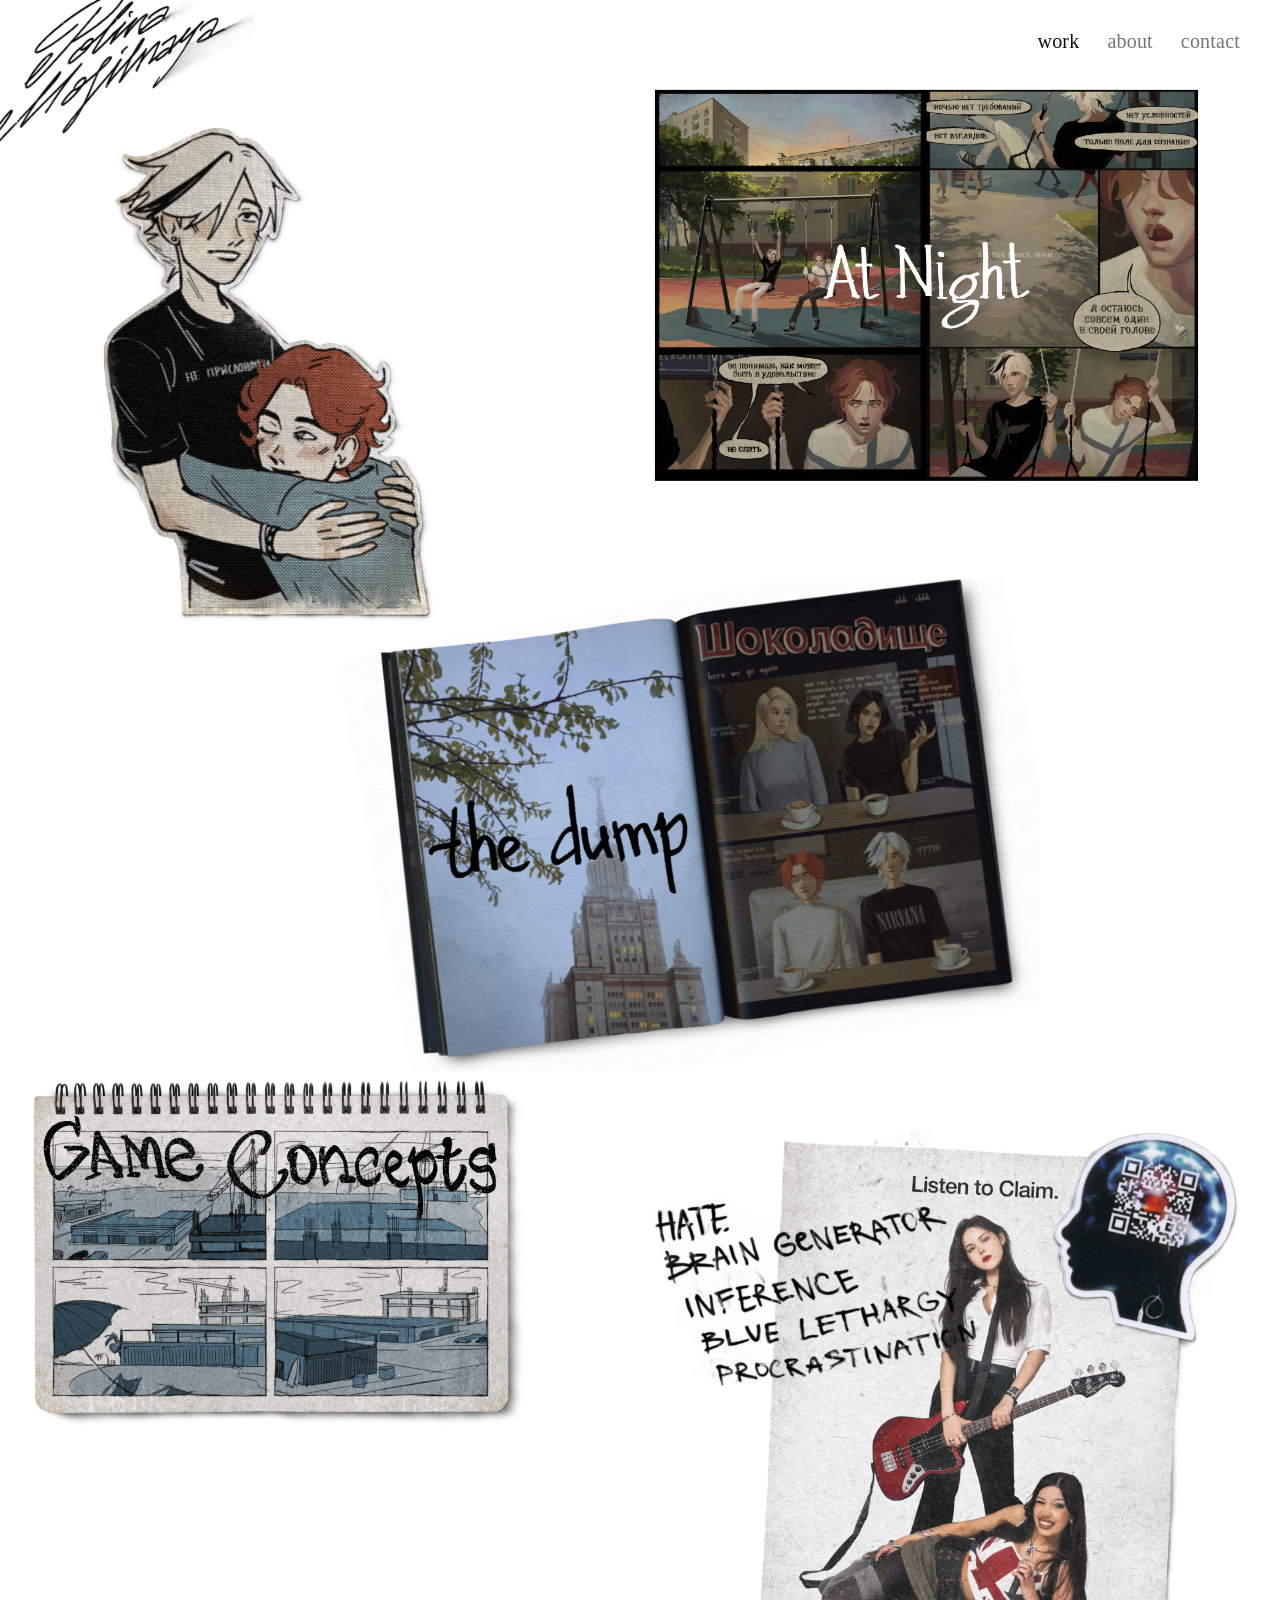
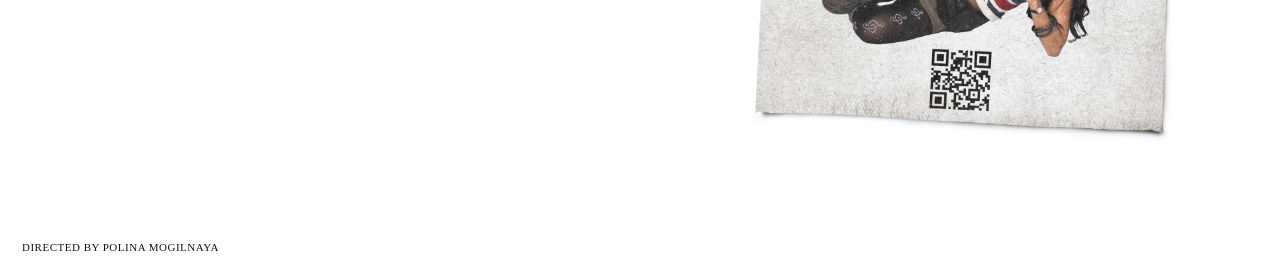
<file: index.html>
<!DOCTYPE html>
<html lang="en">
<head>
    <meta charset="UTF-8">
    <meta name="viewport" content="width=device-width, initial-scale=1.0">
    <meta name="theme-color" content="#ffffff">
    <link rel="icon" type="image/png" href="images/favicon.png">
    <link rel="apple-touch-icon" href="images/apple-touch-icon.png">

    <title>Polina Mogilnaya — Creative Portfolio</title>
    <meta
        name="description"
        content="Creative portfolio of Polina Mogilnaya: art direction, graphic design and visual communication. Visual identity, illustration, fashion, editorial design and visual storytelling."
    >
    <meta name="author" content="Polina Mogilnaya">
    <link rel="canonical" href="https://polinamogilnaya.com/">

    <meta property="og:type" content="website">
    <meta property="og:site_name" content="Polina Mogilnaya">
    <meta property="og:title" content="Polina Mogilnaya — Creative Portfolio">
    <meta property="og:description" content="Creative portfolio of Polina Mogilnaya: art direction, graphic design and visual communication. Visual identity, illustration, fashion, editorial design and visual storytelling.">
    <meta property="og:url" content="https://polinamogilnaya.com/">
    <meta property="og:image" content="https://polinamogilnaya.com/images/mirkirs-cover.webp">
    <meta property="og:locale" content="en_US">
    <meta name="twitter:card" content="summary_large_image">
    <meta name="twitter:site" content="@polinamogilnaya">
    <meta name="twitter:creator" content="@polinamogilnaya">
    <meta name="twitter:title" content="Polina Mogilnaya — Creative Portfolio">
    <meta name="twitter:description" content="Creative portfolio of Polina Mogilnaya: art direction, graphic design and visual communication. Visual identity, illustration, fashion, editorial design and visual storytelling.">
    <meta name="twitter:image" content="https://polinamogilnaya.com/images/mirkirs-cover.webp">

    <script type="application/ld+json">
{
  "@context": "https://schema.org",
  "@graph": [
    {
      "@type": "WebSite",
      "@id": "https://polinamogilnaya.com/#website",
      "url": "https://polinamogilnaya.com/",
      "name": "Polina Mogilnaya",
      "alternateName": "Polina Mogilnaya — Creative Portfolio",
      "description": "A personal creative portfolio bringing together commissioned projects, independent initiatives and self-initiated artistic research across art direction, graphic design, visual communication, illustration and contemporary visual culture.",
      "inLanguage": "en",
      "publisher": {
        "@id": "https://polinamogilnaya.com/#person"
      }
    },
    {
      "@type": "Person",
      "@id": "https://polinamogilnaya.com/#person",
      "name": "Polina Mogilnaya",
      "alternateName": [
        "Полина Могильная",
        "KVASOVARN"
      ],
      "url": "https://polinamogilnaya.com/",
      "image": "https://polinamogilnaya.com/images/about-portrait.webp",
      "jobTitle": "Art Director, Graphic Designer",
      "description": "Art director and graphic designer working across visual communication, visual identity, experimental design, illustration, fashion, editorial design and visual storytelling. Creator of the MIRKIRS comic universe and the KVASOVARN creative identity.",
      "brand": {
        "@type": "Brand",
        "name": "KVASOVARN"
      },
      "email": "mailto:kvasovarn@icloud.com",
      "knowsAbout": [
        "Art Direction",
        "Graphic Design",
        "Visual Communication",
        "Visual Identity",
        "Experimental Design",
        "Illustration",
        "Fashion",
        "Editorial Design",
        "Visual Storytelling",
        "Comics",
        "Character Design"
      ],
      "sameAs": [
        "https://www.instagram.com/polinamogilnaya/",
        "https://www.tiktok.com/@kvasovarn",
        "https://ru.pinterest.com/polinamogilnaya/",
        "https://www.youtube.com/@polinamogilnaya",
        "https://x.com/polinamogilnaya",
        "https://www.behance.net/3a4bc6f0",
        "https://t.me/kvasovarn"
      ]
    }
  ]
}
    </script>

    <link rel="stylesheet" href="style.css">
</head>
<body>

    <header class="site-header">
        <a href="index.html" class="logo" aria-label="Polina Mogilnaya">
            <img src="images/logo.webp" width="1200" height="669" alt="Polina Mogilnaya logo">
        </a>

        <button
            class="menu-button"
            aria-label="Open menu"
            aria-expanded="false"
            aria-controls="site-menu"
            type="button"
        >
            =
        </button>

        <nav class="site-menu" id="site-menu">
            <a href="index.html#work" class="active">work</a>
            <a href="about.html">about</a>
            <a href="contact.html">contact</a>
            <img class="menu-stamp" src="images/stamp.webp" width="600" height="782" alt="">
        </nav>
    </header>

    <h1 style="position:absolute;width:1px;height:1px;padding:0;margin:-1px;overflow:hidden;clip:rect(0,0,0,0);white-space:nowrap;border:0">Polina Mogilnaya — Creative Portfolio: art direction, graphic design and visual communication</h1>

    <main id="work" class="work-grid">

        <section class="project">
            <a class="project-link" href="projects/mirkirs.html">
                <img
                    class="project-image"
                    src="images/mirkirs-cover.webp"
                    width="1800"
                    height="1800"
                    decoding="async"
                    alt="Mir and Kira hugging — MIRKIRS comic universe by Polina Mogilnaya"
                >
                <p class="project-title">mirkirs</p>
            </a>
        </section>

        <section class="project">
            <a class="project-link" href="projects/at-night.html">
                <img
                    class="project-image"
                    src="images/at-night-cover.webp"
                    width="1800"
                    height="1273"
                    decoding="async"
                    alt="At Night — webcomic by Polina Mogilnaya"
                >
                <p class="project-title">at night</p>
            </a>
        </section>

        <section class="project">
            <a class="project-link" href="projects/the-dump.html">
                <img
                    class="project-image"
                    src="images/the-dump-cover.webp"
                    width="1800"
                    height="1273"
                    loading="lazy"
                    decoding="async"
                    alt="The Dump — comic by Polina Mogilnaya"
                >
                <p class="project-title">the dump</p>
            </a>
        </section>

        <section class="project">
            <a class="project-link" href="projects/game-concepts.html">
                <img
                    class="project-image"
                    src="images/game-concepts-cover.webp"
                    width="1800"
                    height="1273"
                    loading="lazy"
                    decoding="async"
                    alt="Game concept art and visual development by Polina Mogilnaya"
                >
                <p class="project-title">game concepts</p>
            </a>
        </section>

        <section class="project">
            <a class="project-link" href="projects/claim.html">
                <img
                    class="project-image"
                    src="images/claim-cover.webp"
                    width="1800"
                    height="1899"
                    loading="lazy"
                    decoding="async"
                    alt="Claim band — art direction and graphic design for the Brain Generator EP campaign"
                >
                <p class="project-title">claim</p>
            </a>
        </section>

    </main>

    <footer>
        directed by POLINA MOGILNAYA
    </footer>

    <script src="script.js"></script>
</body>
</html>
</file>
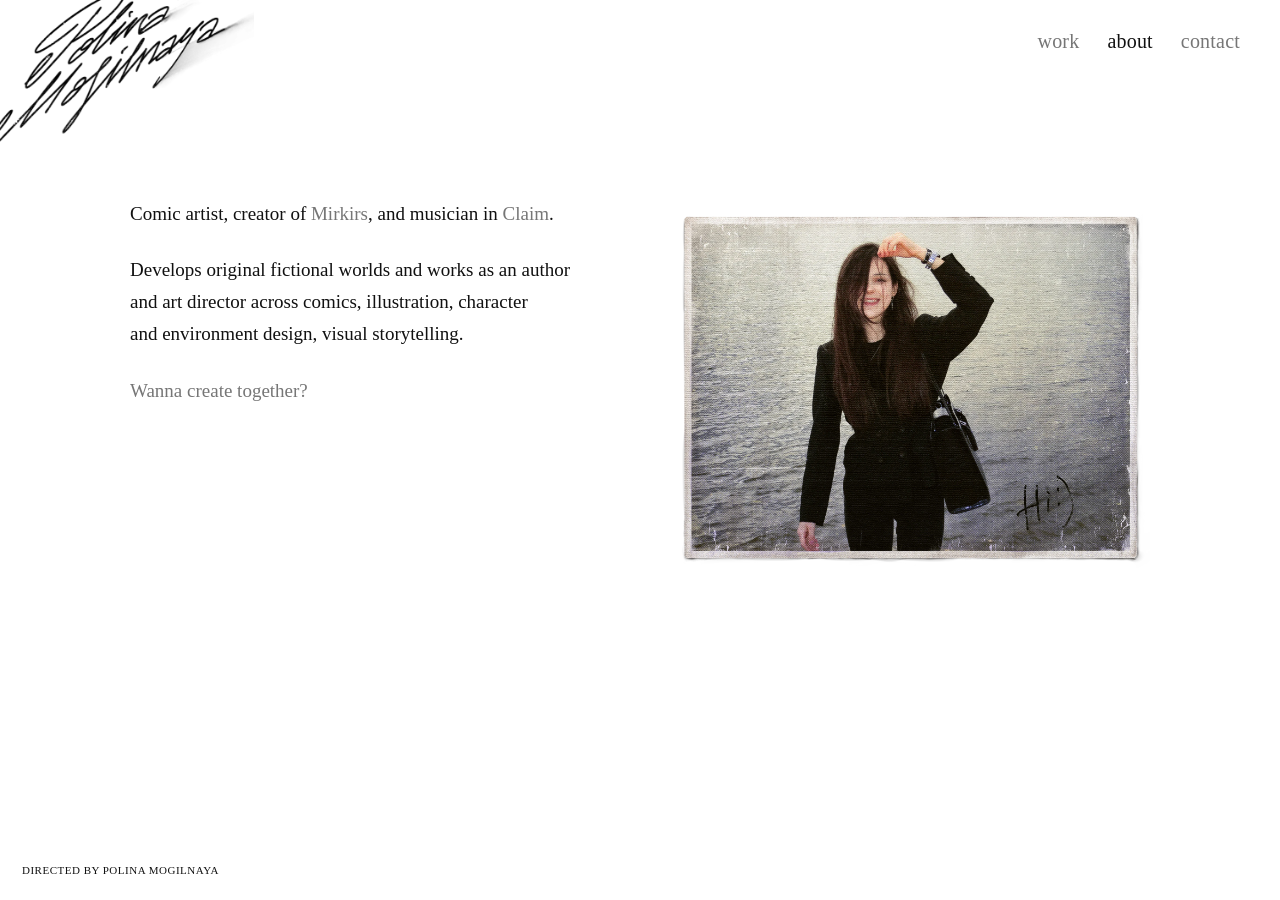
<file: about.html>
<!DOCTYPE html>
<html lang="en">
<head>
    <meta charset="UTF-8">
    <meta name="viewport" content="width=device-width, initial-scale=1.0">
    <meta name="theme-color" content="#ffffff">
    <link rel="icon" type="image/png" href="images/favicon.png">
    <link rel="apple-touch-icon" href="images/apple-touch-icon.png">

    <title>About — Polina Mogilnaya, Art Director &amp; Graphic Designer</title>
    <meta
        name="description"
        content="Polina Mogilnaya is an art director and graphic designer working across visual communication, illustration, fashion and visual storytelling. Creator of MIRKIRS and KVASOVARN."
    >
    <meta name="author" content="Polina Mogilnaya">
    <link rel="canonical" href="https://polinamogilnaya.com/about.html">

    <meta property="og:type" content="profile">
    <meta property="og:site_name" content="Polina Mogilnaya">
    <meta property="og:title" content="About — Polina Mogilnaya, Art Director &amp; Graphic Designer">
    <meta property="og:description" content="Polina Mogilnaya is an art director and graphic designer working across visual communication, illustration, fashion and visual storytelling. Creator of MIRKIRS and KVASOVARN.">
    <meta property="og:url" content="https://polinamogilnaya.com/about.html">
    <meta property="og:image" content="https://polinamogilnaya.com/images/about-portrait.webp">
    <meta property="og:locale" content="en_US">
    <meta name="twitter:card" content="summary_large_image">
    <meta name="twitter:site" content="@polinamogilnaya">
    <meta name="twitter:creator" content="@polinamogilnaya">
    <meta name="twitter:title" content="About — Polina Mogilnaya, Art Director &amp; Graphic Designer">
    <meta name="twitter:description" content="Polina Mogilnaya is an art director and graphic designer working across visual communication, illustration, fashion and visual storytelling. Creator of MIRKIRS and KVASOVARN.">
    <meta name="twitter:image" content="https://polinamogilnaya.com/images/about-portrait.webp">

    <script type="application/ld+json">
{
  "@context": "https://schema.org",
  "@type": "ProfilePage",
  "url": "https://polinamogilnaya.com/about.html",
  "mainEntity": {
    "@type": "Person",
    "@id": "https://polinamogilnaya.com/#person",
    "name": "Polina Mogilnaya",
    "alternateName": [
      "Полина Могильная",
      "KVASOVARN"
    ],
    "url": "https://polinamogilnaya.com/",
    "image": "https://polinamogilnaya.com/images/about-portrait.webp",
    "jobTitle": "Art Director, Graphic Designer",
    "description": "Art director and graphic designer working across visual communication, visual identity, experimental design, illustration, fashion, editorial design and visual storytelling. Creator of the MIRKIRS comic universe and the KVASOVARN creative identity.",
    "brand": {
      "@type": "Brand",
      "name": "KVASOVARN"
    },
    "email": "mailto:kvasovarn@icloud.com",
    "knowsAbout": [
      "Art Direction",
      "Graphic Design",
      "Visual Communication",
      "Visual Identity",
      "Experimental Design",
      "Illustration",
      "Fashion",
      "Editorial Design",
      "Visual Storytelling",
      "Comics",
      "Character Design"
    ],
    "sameAs": [
      "https://www.instagram.com/polinamogilnaya/",
      "https://www.tiktok.com/@kvasovarn",
      "https://ru.pinterest.com/polinamogilnaya/",
      "https://www.youtube.com/@polinamogilnaya",
      "https://x.com/polinamogilnaya",
      "https://www.behance.net/3a4bc6f0",
      "https://t.me/kvasovarn"
    ]
  }
}
    </script>

    <link rel="stylesheet" href="style.css">
</head>
<body>

    <header class="site-header">
        <a href="index.html" class="logo" aria-label="Polina Mogilnaya">
            <img src="images/logo.webp" width="1200" height="669" alt="Polina Mogilnaya logo">
        </a>

        <button
            class="menu-button"
            aria-label="Open menu"
            aria-expanded="false"
            aria-controls="site-menu"
            type="button"
        >
            =
        </button>

        <nav class="site-menu" id="site-menu">
            <a href="index.html#work">work</a>
            <a href="about.html" class="active">about</a>
            <a href="contact.html">contact</a>
            <img class="menu-stamp" src="images/stamp.webp" width="600" height="782" alt="">
        </nav>
    </header>

    <h1 style="position:absolute;width:1px;height:1px;padding:0;margin:-1px;overflow:hidden;clip:rect(0,0,0,0);white-space:nowrap;border:0">About Polina Mogilnaya — art director and graphic designer</h1>

    <main class="content-layout">
        <div class="page-copy">
            <p>
                Comic artist, creator of
                <a class="text-link" href="projects/mirkirs.html">Mirkirs</a>,
                and musician in
                <a class="text-link" href="projects/claim.html">Claim</a>.
            </p>

            <p>
                Develops original fictional worlds and works as an author and art director across comics, illustration, character and environment design, visual storytelling.
            </p>

            <p><a class="text-link" href="mailto:kvasovarn@icloud.com">Wanna create together?</a></p>
        </div>

        <div class="page-visual">
            <img src="images/about-portrait.webp" width="1800" height="1415" alt="Polina Mogilnaya, art director and graphic designer">
        </div>
    </main>

    <footer>
        directed by POLINA MOGILNAYA
    </footer>

    <script src="script.js"></script>
</body>
</html>
</file>
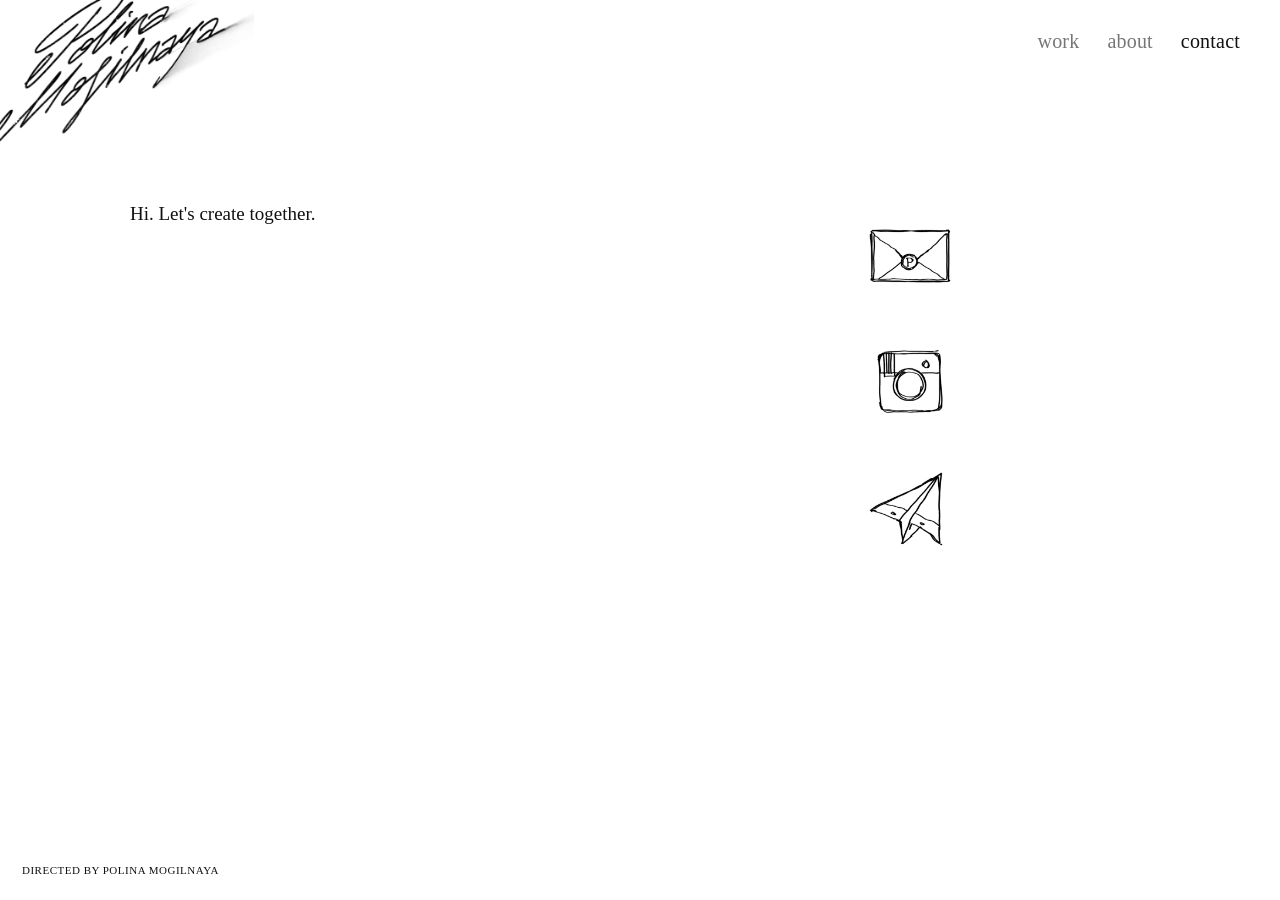
<file: contact.html>
<!DOCTYPE html>
<html lang="en">
<head>
    <meta charset="UTF-8">
    <meta name="viewport" content="width=device-width, initial-scale=1.0">
    <meta name="theme-color" content="#ffffff">
    <link rel="icon" type="image/png" href="images/favicon.png">
    <link rel="apple-touch-icon" href="images/apple-touch-icon.png">

    <title>Contact — Polina Mogilnaya</title>
    <meta
        name="description"
        content="Contact Polina Mogilnaya for art direction, graphic design, illustration and international creative collaborations: email, Instagram, Telegram."
    >
    <meta name="author" content="Polina Mogilnaya">
    <link rel="canonical" href="https://polinamogilnaya.com/contact.html">

    <meta property="og:type" content="website">
    <meta property="og:site_name" content="Polina Mogilnaya">
    <meta property="og:title" content="Contact — Polina Mogilnaya">
    <meta property="og:description" content="Contact Polina Mogilnaya for art direction, graphic design, illustration and international creative collaborations: email, Instagram, Telegram.">
    <meta property="og:url" content="https://polinamogilnaya.com/contact.html">
    <meta property="og:image" content="https://polinamogilnaya.com/images/about-portrait.webp">
    <meta property="og:locale" content="en_US">
    <meta name="twitter:card" content="summary_large_image">
    <meta name="twitter:site" content="@polinamogilnaya">
    <meta name="twitter:creator" content="@polinamogilnaya">
    <meta name="twitter:title" content="Contact — Polina Mogilnaya">
    <meta name="twitter:description" content="Contact Polina Mogilnaya for art direction, graphic design, illustration and international creative collaborations: email, Instagram, Telegram.">
    <meta name="twitter:image" content="https://polinamogilnaya.com/images/about-portrait.webp">

    <link rel="stylesheet" href="style.css">
</head>
<body>

    <header class="site-header">
        <a href="index.html" class="logo" aria-label="Polina Mogilnaya">
            <img src="images/logo.webp" width="1200" height="669" alt="Polina Mogilnaya logo">
        </a>

        <button
            class="menu-button"
            aria-label="Open menu"
            aria-expanded="false"
            aria-controls="site-menu"
            type="button"
        >
            =
        </button>

        <nav class="site-menu" id="site-menu">
            <a href="index.html#work">work</a>
            <a href="about.html">about</a>
            <a href="contact.html" class="active">contact</a>
            <img class="menu-stamp" src="images/stamp.webp" width="600" height="782" alt="">
        </nav>
    </header>

    <h1 style="position:absolute;width:1px;height:1px;padding:0;margin:-1px;overflow:hidden;clip:rect(0,0,0,0);white-space:nowrap;border:0">Contact Polina Mogilnaya</h1>

    <main class="content-layout contact-layout">

        <div class="page-copy">
            <p>Hi. Let's create together.</p>
        </div>

        <div class="page-visual contact-icons">
            <a href="mailto:kvasovarn@icloud.com" aria-label="Email">
                <img src="images/icon-mail.webp" width="300" height="300" alt="Email">
            </a>

            <a
                href="https://www.instagram.com/polinamogilnaya/"
                target="_blank"
                rel="noopener noreferrer me"
                aria-label="Instagram"
            >
                <img src="images/icon-instagram.webp" width="300" height="300" alt="Instagram">
            </a>

            <a
                href="https://t.me/kvasovarn"
                target="_blank"
                rel="noopener noreferrer me"
                aria-label="Telegram"
            >
                <img src="images/icon-telegram.webp" width="300" height="300" alt="Telegram">
            </a>
        </div>

    </main>

    <footer>
        directed by POLINA MOGILNAYA
    </footer>

    <script src="script.js"></script>
</body>
</html>
</file>
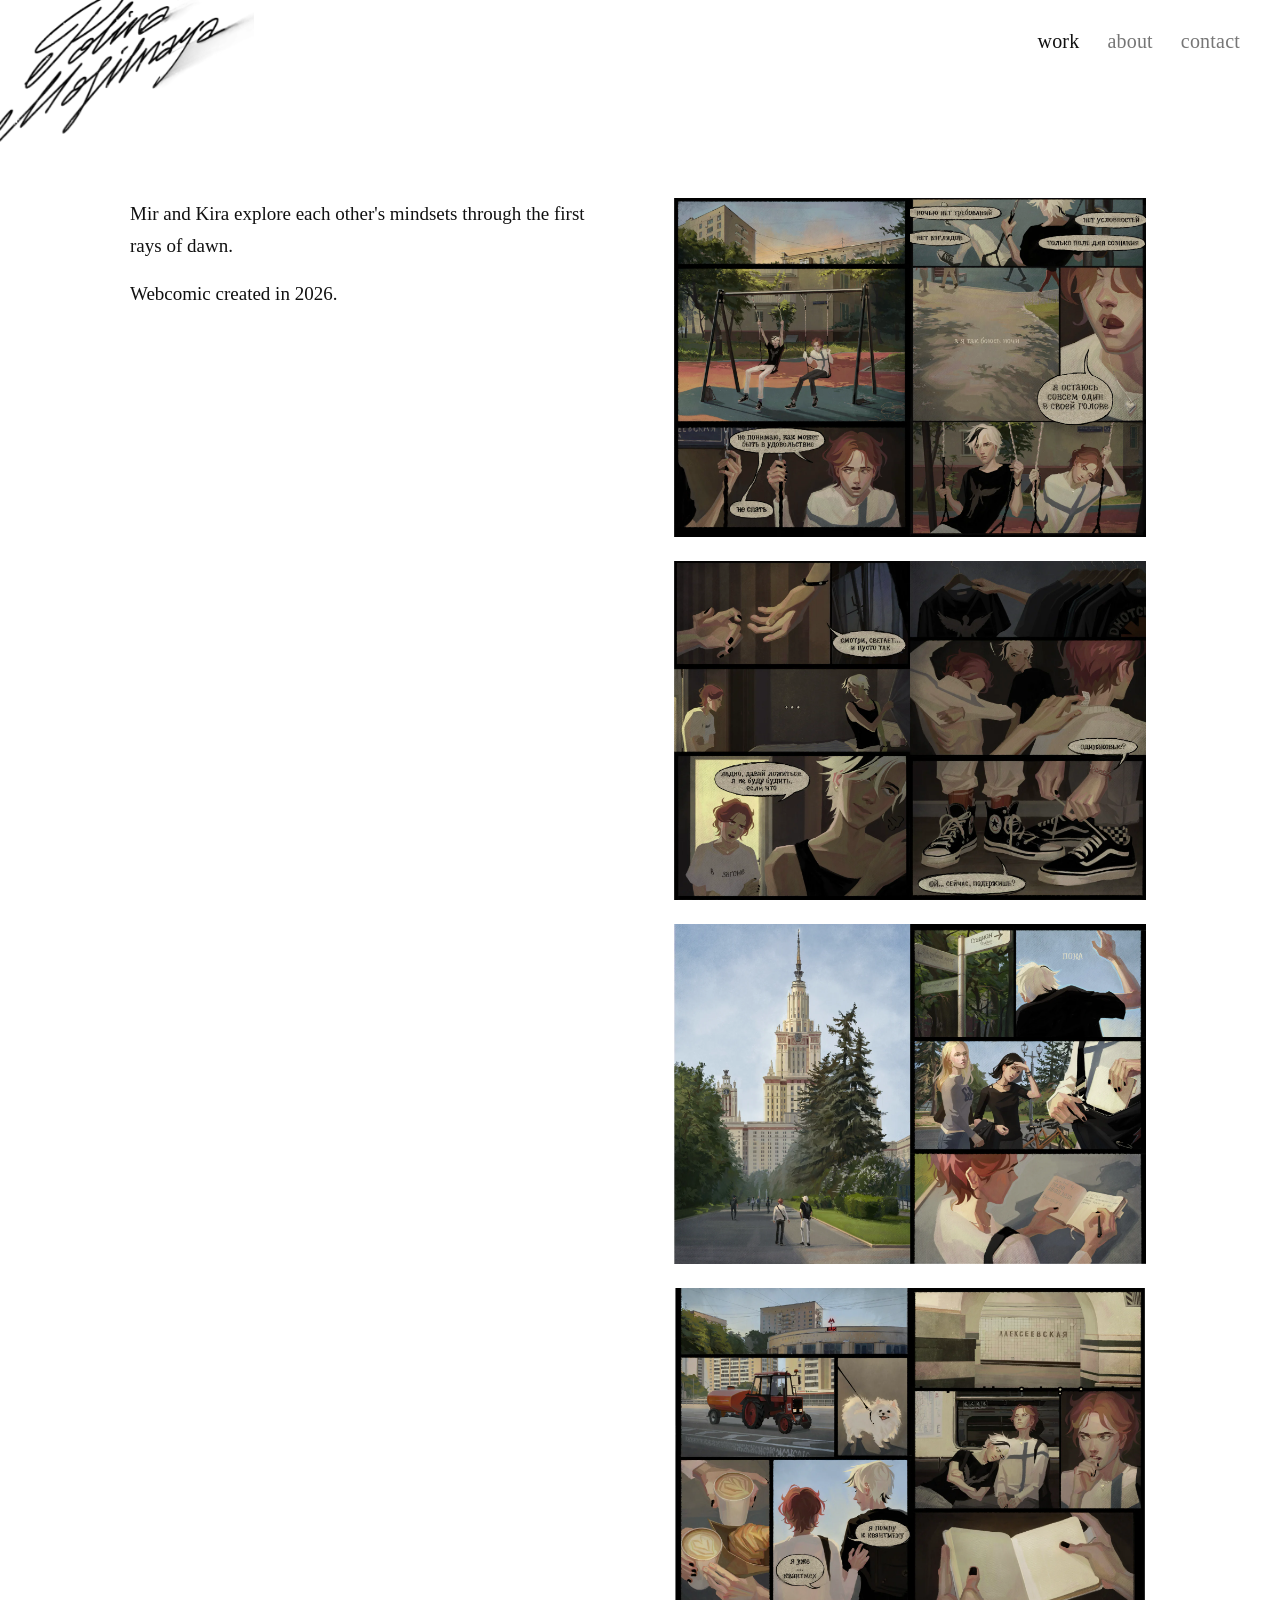
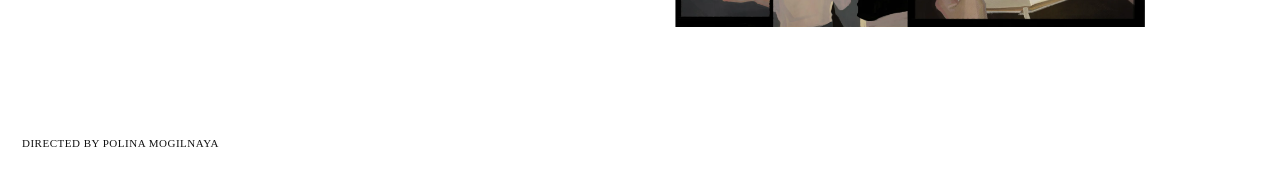
<file: projects/at-night.html>
<!DOCTYPE html>
<html lang="en">
<head>
    <meta charset="UTF-8">
    <meta name="viewport" content="width=device-width, initial-scale=1.0">
    <meta name="theme-color" content="#ffffff">
    <link rel="icon" type="image/png" href="../images/favicon.png">
    <link rel="apple-touch-icon" href="../images/apple-touch-icon.png">

    <title>At Night — Webcomic by Polina Mogilnaya</title>
    <meta
        name="description"
        content="At Night is a 2026 webcomic from the MIRKIRS universe by Polina Mogilnaya: illustration and visual storytelling."
    >
    <meta name="author" content="Polina Mogilnaya">
    <link rel="canonical" href="https://polinamogilnaya.com/projects/at-night.html">

    <meta property="og:type" content="article">
    <meta property="og:site_name" content="Polina Mogilnaya">
    <meta property="og:title" content="At Night — Webcomic by Polina Mogilnaya">
    <meta property="og:description" content="At Night is a 2026 webcomic from the MIRKIRS universe by Polina Mogilnaya: illustration and visual storytelling.">
    <meta property="og:url" content="https://polinamogilnaya.com/projects/at-night.html">
    <meta property="og:image" content="https://polinamogilnaya.com/images/at-night-cover.webp">
    <meta property="og:locale" content="en_US">
    <meta name="twitter:card" content="summary_large_image">
    <meta name="twitter:site" content="@polinamogilnaya">
    <meta name="twitter:creator" content="@polinamogilnaya">
    <meta name="twitter:title" content="At Night — Webcomic by Polina Mogilnaya">
    <meta name="twitter:description" content="At Night is a 2026 webcomic from the MIRKIRS universe by Polina Mogilnaya: illustration and visual storytelling.">
    <meta name="twitter:image" content="https://polinamogilnaya.com/images/at-night-cover.webp">

    <script type="application/ld+json">
{
  "@context": "https://schema.org",
  "@type": "ComicStory",
  "name": "At Night",
  "description": "At Night is a 2026 webcomic from the MIRKIRS universe by Polina Mogilnaya: illustration and visual storytelling.",
  "url": "https://polinamogilnaya.com/projects/at-night.html",
  "image": "https://polinamogilnaya.com/images/at-night-cover.webp",
  "creator": {
    "@type": "Person",
    "@id": "https://polinamogilnaya.com/#person",
    "name": "Polina Mogilnaya"
  },
  "dateCreated": "2026"
}
    </script>

    <link rel="stylesheet" href="../style.css">
</head>
<body>

    <header class="site-header">
        <a href="../index.html" class="logo" aria-label="Polina Mogilnaya">
            <img src="../images/logo.webp" width="1200" height="669" alt="Polina Mogilnaya logo">
        </a>

        <button
            class="menu-button"
            aria-label="Open menu"
            aria-expanded="false"
            aria-controls="site-menu"
            type="button"
        >
            =
        </button>

        <nav class="site-menu" id="site-menu">
            <a href="../index.html#work" class="active">work</a>
            <a href="../about.html">about</a>
            <a href="../contact.html">contact</a>
            <img class="menu-stamp" src="../images/stamp.webp" width="600" height="782" alt="">
        </nav>
    </header>

    <h1 style="position:absolute;width:1px;height:1px;padding:0;margin:-1px;overflow:hidden;clip:rect(0,0,0,0);white-space:nowrap;border:0">At Night — webcomic by Polina Mogilnaya</h1>

    <main class="content-layout">
        <div class="page-copy">
            <div class="project-description">
                <p>Mir and Kira explore each other's mindsets through the first rays of dawn.</p>
                <p>Webcomic created in 2026.</p>
            </div>
        </div>

        <div class="page-visual">
            <img src="../images/at-night-1.webp" width="1800" height="1273" alt="At Night comic — page 1">
            <img src="../images/at-night-2.webp" width="1800" height="1273" loading="lazy" decoding="async" alt="At Night comic — page 2">
            <img src="../images/at-night-3.webp" width="1800" height="1273" loading="lazy" decoding="async" alt="At Night comic — page 3">
            <img src="../images/at-night-4.webp" width="1800" height="1273" loading="lazy" decoding="async" alt="At Night comic — page 4">
        </div>
    </main>

    <footer>
        directed by POLINA MOGILNAYA
    </footer>

    <script src="../script.js"></script>
</body>
</html>
</file>
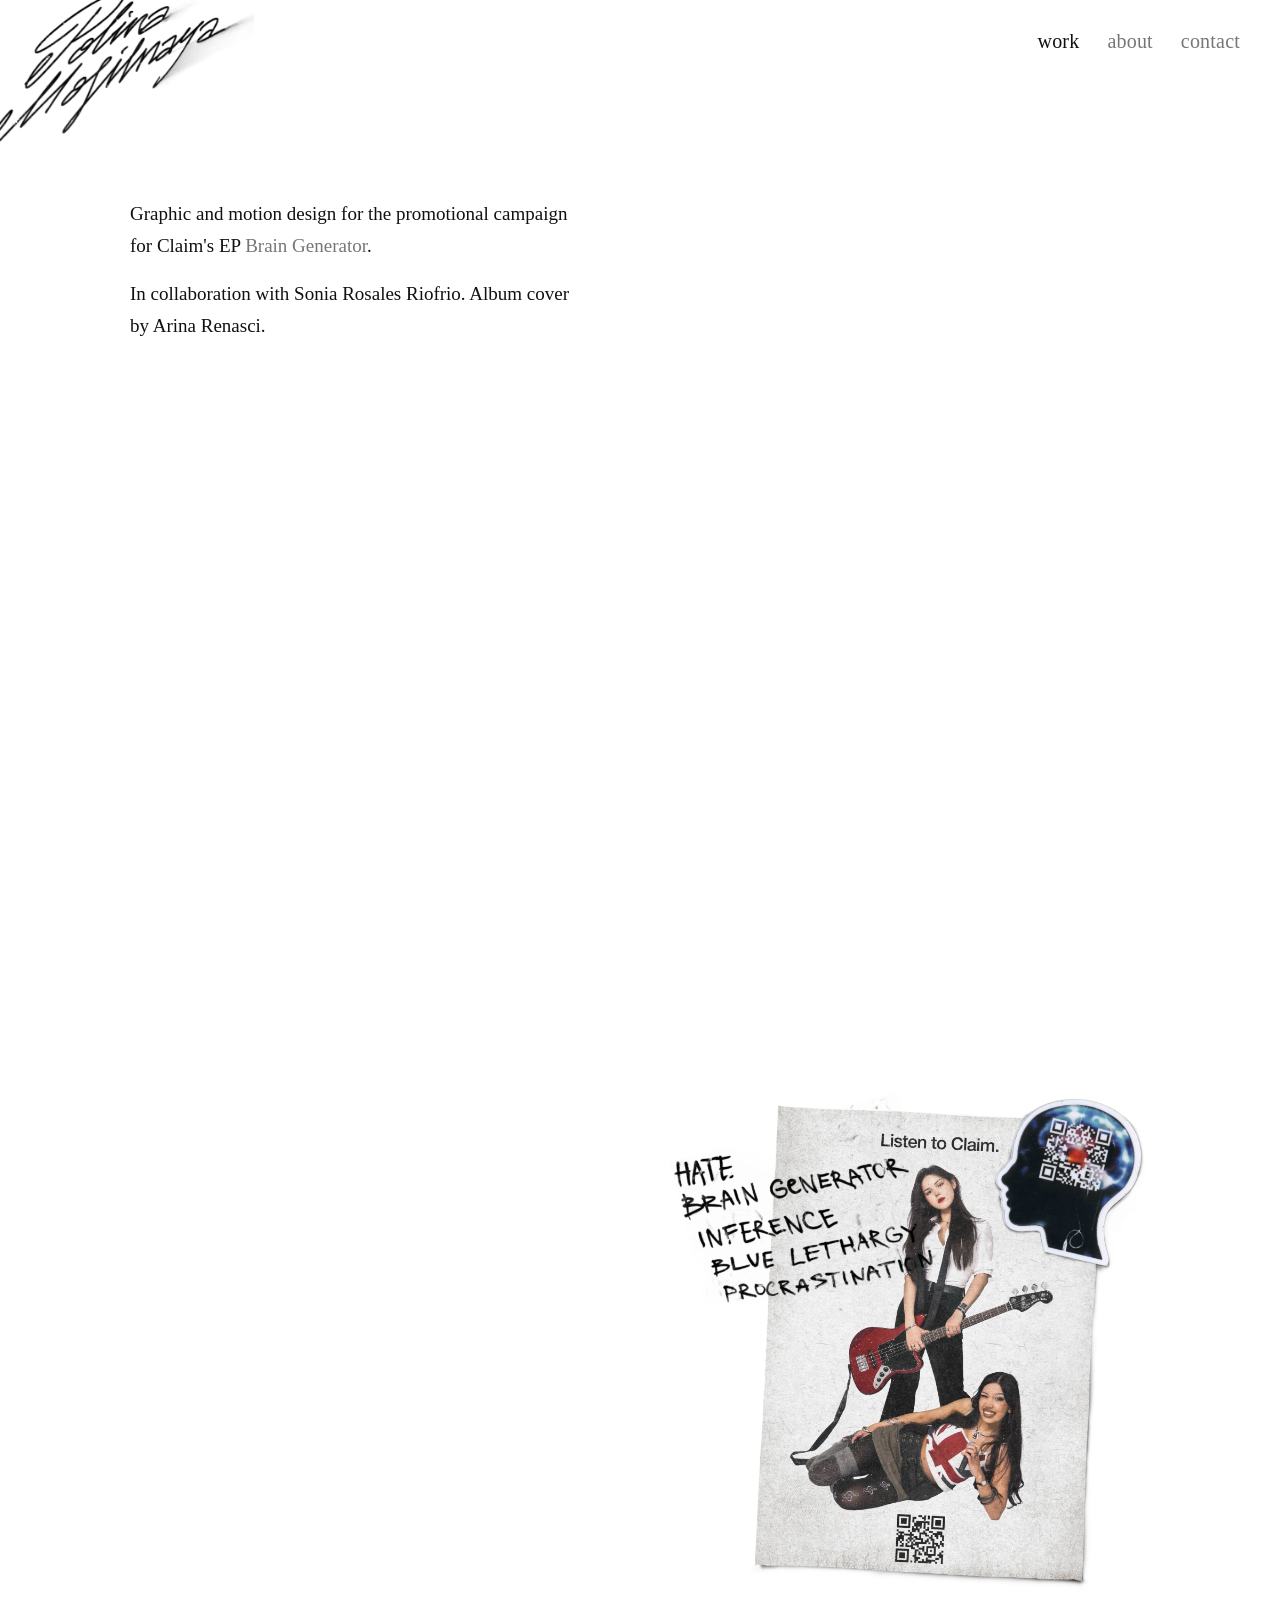
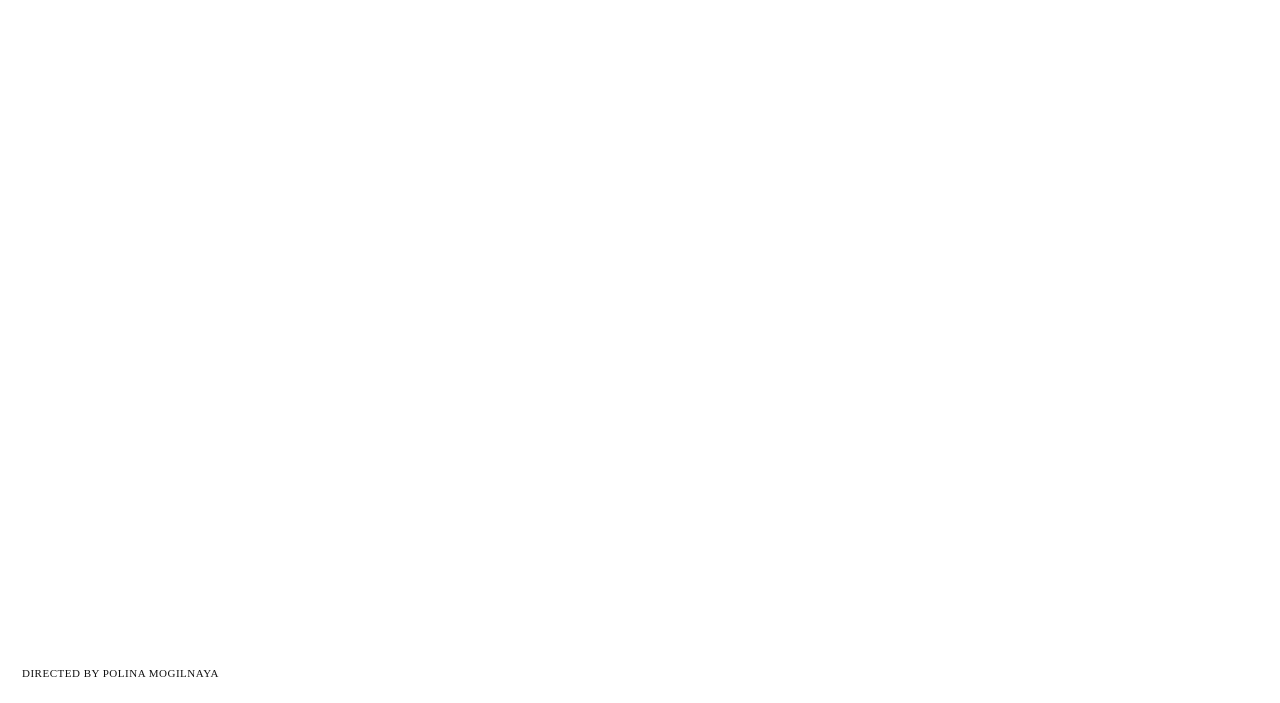
<file: projects/claim.html>
<!DOCTYPE html>
<html lang="en">
<head>
    <meta charset="UTF-8">
    <meta name="viewport" content="width=device-width, initial-scale=1.0">
    <meta name="theme-color" content="#ffffff">
    <link rel="icon" type="image/png" href="../images/favicon.png">
    <link rel="apple-touch-icon" href="../images/apple-touch-icon.png">

    <title>Claim — Brain Generator EP Campaign: Art Direction &amp; Graphic Design</title>
    <meta
        name="description"
        content="Art direction, graphic and motion design by Polina Mogilnaya for the promotional campaign of Claim's EP Brain Generator."
    >
    <meta name="author" content="Polina Mogilnaya">
    <link rel="canonical" href="https://polinamogilnaya.com/projects/claim.html">

    <meta property="og:type" content="article">
    <meta property="og:site_name" content="Polina Mogilnaya">
    <meta property="og:title" content="Claim — Brain Generator EP Campaign: Art Direction &amp; Graphic Design">
    <meta property="og:description" content="Art direction, graphic and motion design by Polina Mogilnaya for the promotional campaign of Claim's EP Brain Generator.">
    <meta property="og:url" content="https://polinamogilnaya.com/projects/claim.html">
    <meta property="og:image" content="https://polinamogilnaya.com/images/claim-cover.webp">
    <meta property="og:locale" content="en_US">
    <meta name="twitter:card" content="summary_large_image">
    <meta name="twitter:site" content="@polinamogilnaya">
    <meta name="twitter:creator" content="@polinamogilnaya">
    <meta name="twitter:title" content="Claim — Brain Generator EP Campaign: Art Direction &amp; Graphic Design">
    <meta name="twitter:description" content="Art direction, graphic and motion design by Polina Mogilnaya for the promotional campaign of Claim's EP Brain Generator.">
    <meta name="twitter:image" content="https://polinamogilnaya.com/images/claim-cover.webp">

    <script type="application/ld+json">
{
  "@context": "https://schema.org",
  "@type": "CreativeWork",
  "name": "Claim — Brain Generator EP campaign",
  "description": "Art direction, graphic and motion design by Polina Mogilnaya for the promotional campaign of Claim's EP Brain Generator.",
  "url": "https://polinamogilnaya.com/projects/claim.html",
  "image": "https://polinamogilnaya.com/images/claim-cover.webp",
  "creator": {
    "@type": "Person",
    "@id": "https://polinamogilnaya.com/#person",
    "name": "Polina Mogilnaya"
  }
}
    </script>

    <link rel="stylesheet" href="../style.css">
</head>
<body>

    <header class="site-header">
        <a href="../index.html" class="logo" aria-label="Polina Mogilnaya">
            <img src="../images/logo.webp" width="1200" height="669" alt="Polina Mogilnaya logo">
        </a>

        <button
            class="menu-button"
            aria-label="Open menu"
            aria-expanded="false"
            aria-controls="site-menu"
            type="button"
        >
            =
        </button>

        <nav class="site-menu" id="site-menu">
            <a href="../index.html#work" class="active">work</a>
            <a href="../about.html">about</a>
            <a href="../contact.html">contact</a>
            <img class="menu-stamp" src="../images/stamp.webp" width="600" height="782" alt="">
        </nav>
    </header>

    <h1 style="position:absolute;width:1px;height:1px;padding:0;margin:-1px;overflow:hidden;clip:rect(0,0,0,0);white-space:nowrap;border:0">Claim — Brain Generator EP campaign: art direction and graphic design by Polina Mogilnaya</h1>

    <main class="claim-page">

        <div class="page-copy">
            <div class="project-description">
                <p>
                    Graphic and motion design for the promotional campaign for Claim's EP
                    <a class="text-link" href="https://band.link/braingenerator" target="_blank" rel="noopener noreferrer">Brain Generator</a>.
                </p>
                <p>
                    In collaboration with Sonia Rosales Riofrio. Album cover by Arina Renasci.
                </p>
            </div>
        </div>

        <video class="claim-video" autoplay muted loop playsinline aria-label="Brain Generator promo animation">
            <source src="../images/claim-video.mp4" type="video/mp4">
        </video>

        <img
            class="claim-photo"
            src="../images/claim-cover.webp"
            width="1800"
            height="1899"
            loading="lazy"
            decoding="async"
            alt="Claim band"
        >

        <video class="claim-logo-video claim-diskspin-video" autoplay muted loop playsinline aria-label="Spinning disc animation">
            <source src="../images/claim-disk.mp4" type="video/mp4">
        </video>

        <video class="claim-logo-video" autoplay muted loop playsinline aria-label="Claim logo animation">
            <source src="../images/claim-logo.mp4" type="video/mp4">
        </video>

    </main>

    <footer>
        directed by POLINA MOGILNAYA
    </footer>

    <script src="../script.js"></script>
</body>
</html>
</file>
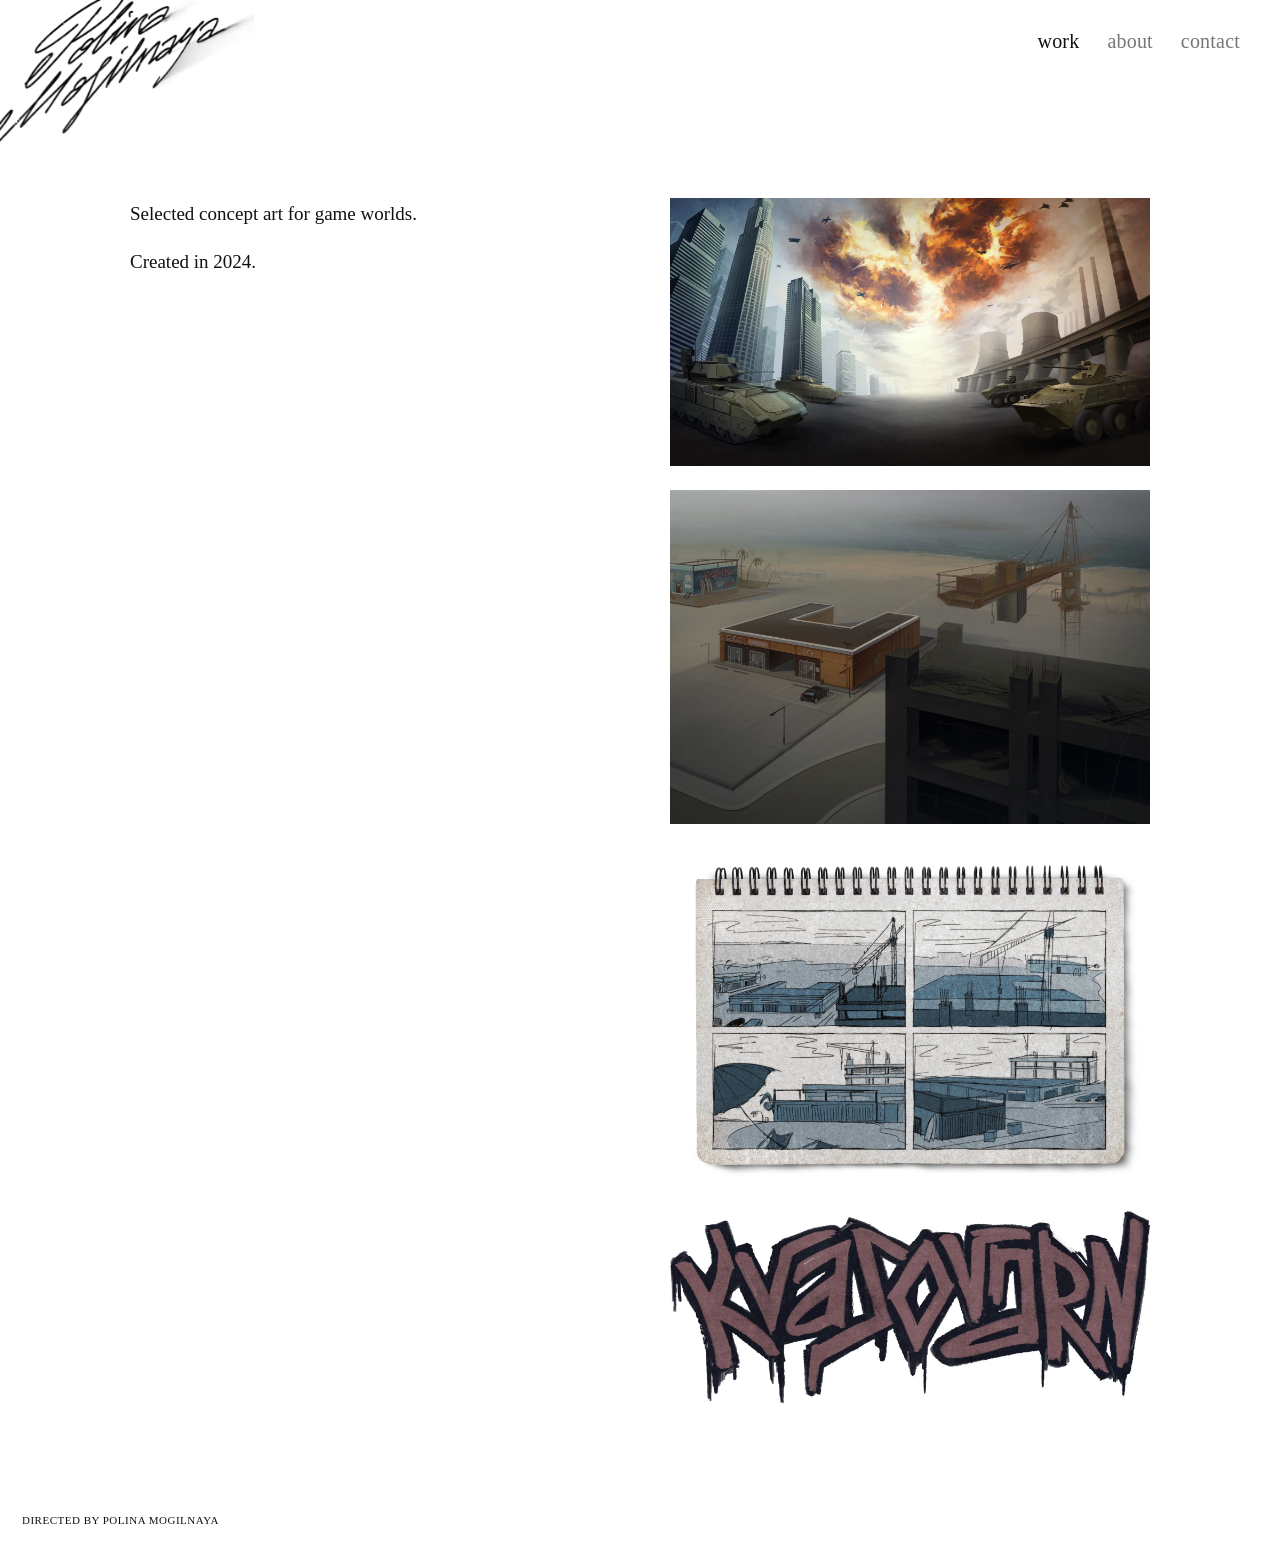
<file: projects/game-concepts.html>
<!DOCTYPE html>
<html lang="en">
<head>
    <meta charset="UTF-8">
    <meta name="viewport" content="width=device-width, initial-scale=1.0">
    <meta name="theme-color" content="#ffffff">
    <link rel="icon" type="image/png" href="../images/favicon.png">
    <link rel="apple-touch-icon" href="../images/apple-touch-icon.png">

    <title>Game Concepts — Visual Development by Polina Mogilnaya</title>
    <meta
        name="description"
        content="Game concept art and visual development by Polina Mogilnaya: environments, thumbnails and graffiti designs, 2024."
    >
    <meta name="author" content="Polina Mogilnaya">
    <link rel="canonical" href="https://polinamogilnaya.com/projects/game-concepts.html">

    <meta property="og:type" content="article">
    <meta property="og:site_name" content="Polina Mogilnaya">
    <meta property="og:title" content="Game Concepts — Visual Development by Polina Mogilnaya">
    <meta property="og:description" content="Game concept art and visual development by Polina Mogilnaya: environments, thumbnails and graffiti designs, 2024.">
    <meta property="og:url" content="https://polinamogilnaya.com/projects/game-concepts.html">
    <meta property="og:image" content="https://polinamogilnaya.com/images/game-concepts-cover.webp">
    <meta property="og:locale" content="en_US">
    <meta name="twitter:card" content="summary_large_image">
    <meta name="twitter:site" content="@polinamogilnaya">
    <meta name="twitter:creator" content="@polinamogilnaya">
    <meta name="twitter:title" content="Game Concepts — Visual Development by Polina Mogilnaya">
    <meta name="twitter:description" content="Game concept art and visual development by Polina Mogilnaya: environments, thumbnails and graffiti designs, 2024.">
    <meta name="twitter:image" content="https://polinamogilnaya.com/images/game-concepts-cover.webp">

    <script type="application/ld+json">
{
  "@context": "https://schema.org",
  "@type": "VisualArtwork",
  "name": "Game concepts",
  "description": "Game concept art and visual development by Polina Mogilnaya: environments, thumbnails and graffiti designs, 2024.",
  "url": "https://polinamogilnaya.com/projects/game-concepts.html",
  "image": "https://polinamogilnaya.com/images/game-concepts-cover.webp",
  "creator": {
    "@type": "Person",
    "@id": "https://polinamogilnaya.com/#person",
    "name": "Polina Mogilnaya"
  },
  "dateCreated": "2024"
}
    </script>

    <link rel="stylesheet" href="../style.css">
</head>
<body>

    <header class="site-header">
        <a href="../index.html" class="logo" aria-label="Polina Mogilnaya">
            <img src="../images/logo.webp" width="1200" height="669" alt="Polina Mogilnaya logo">
        </a>

        <button
            class="menu-button"
            aria-label="Open menu"
            aria-expanded="false"
            aria-controls="site-menu"
            type="button"
        >
            =
        </button>

        <nav class="site-menu" id="site-menu">
            <a href="../index.html#work" class="active">work</a>
            <a href="../about.html">about</a>
            <a href="../contact.html">contact</a>
            <img class="menu-stamp" src="../images/stamp.webp" width="600" height="782" alt="">
        </nav>
    </header>

    <h1 style="position:absolute;width:1px;height:1px;padding:0;margin:-1px;overflow:hidden;clip:rect(0,0,0,0);white-space:nowrap;border:0">Game concepts — visual development by Polina Mogilnaya</h1>

    <main class="content-layout">
        <div class="page-copy">
            <div class="project-description">
                <p>Selected concept art for game worlds.</p>
                <p>Created in 2024.</p>
            </div>
        </div>

        <div class="page-visual">
            <img src="../images/game-concepts-art.webp" width="1800" height="1007" alt="Game concept art">
            <img src="../images/game-concepts-concept.webp" width="1800" height="1251" loading="lazy" decoding="async" alt="Game concept">
            <img src="../images/game-concepts-thumbnails.webp" width="1800" height="1273" loading="lazy" decoding="async" alt="Game concept thumbnails">
            <img src="../images/game-concepts-graffiti.webp" width="1800" height="723" loading="lazy" decoding="async" alt="Graffiti designs">
        </div>
    </main>

    <footer>
        directed by POLINA MOGILNAYA
    </footer>

    <script src="../script.js"></script>
</body>
</html>
</file>
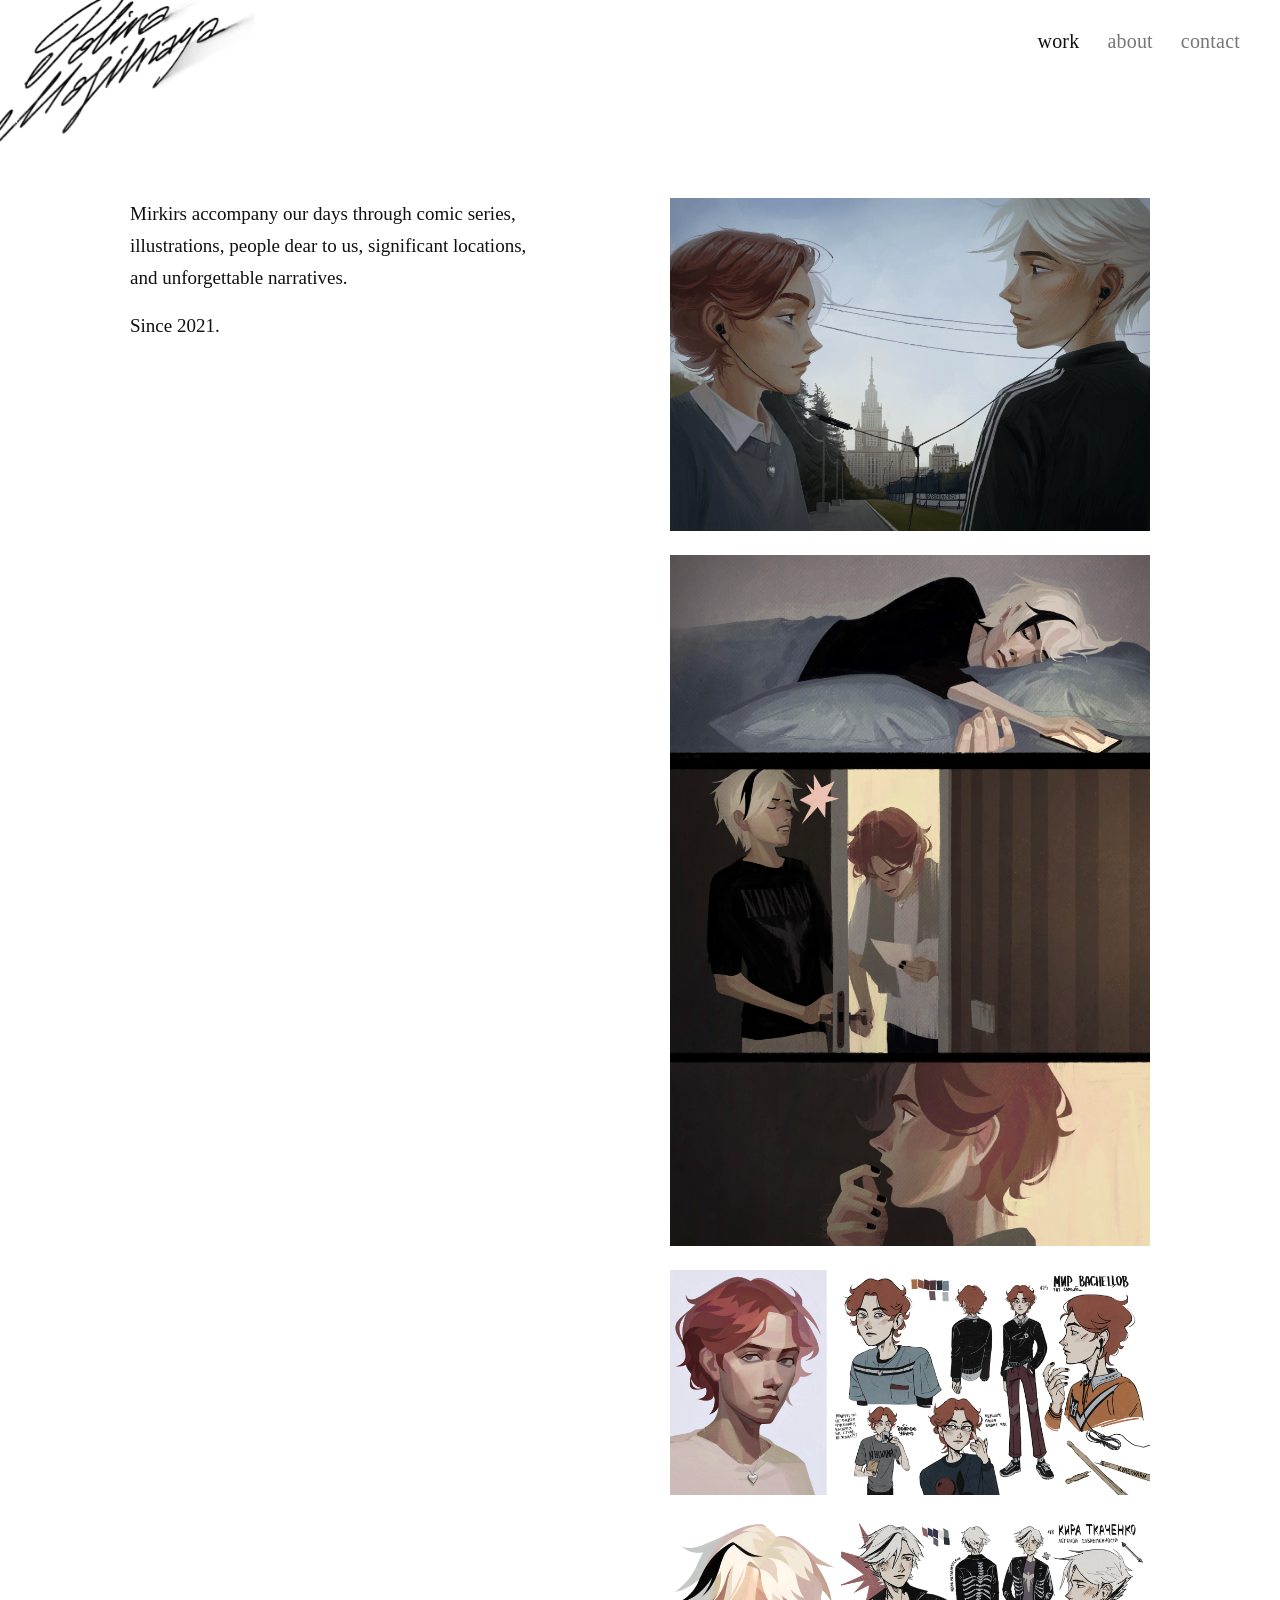
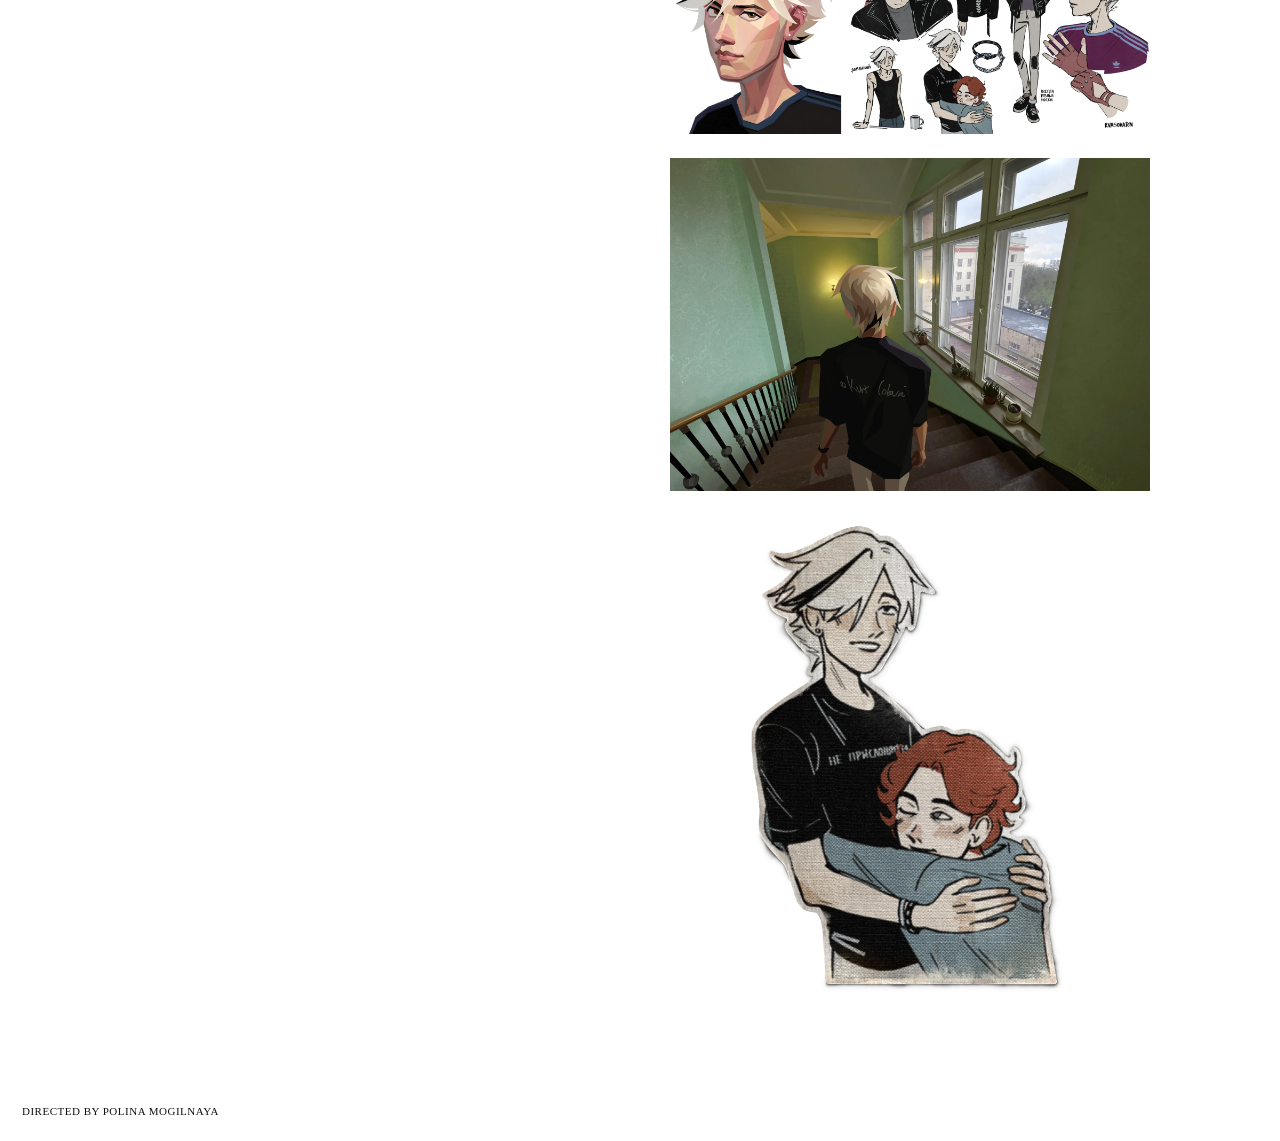
<file: projects/mirkirs.html>
<!DOCTYPE html>
<html lang="en">
<head>
    <meta charset="UTF-8">
    <meta name="viewport" content="width=device-width, initial-scale=1.0">
    <meta name="theme-color" content="#ffffff">
    <link rel="icon" type="image/png" href="../images/favicon.png">
    <link rel="apple-touch-icon" href="../images/apple-touch-icon.png">

    <title>MIRKIRS — Original Comic Universe by Polina Mogilnaya</title>
    <meta
        name="description"
        content="MIRKIRS is an original comic universe by Polina Mogilnaya, developed through character creation, illustration and visual storytelling since 2021."
    >
    <meta name="author" content="Polina Mogilnaya">
    <link rel="canonical" href="https://polinamogilnaya.com/projects/mirkirs.html">

    <meta property="og:type" content="article">
    <meta property="og:site_name" content="Polina Mogilnaya">
    <meta property="og:title" content="MIRKIRS — Original Comic Universe by Polina Mogilnaya">
    <meta property="og:description" content="MIRKIRS is an original comic universe by Polina Mogilnaya, developed through character creation, illustration and visual storytelling since 2021.">
    <meta property="og:url" content="https://polinamogilnaya.com/projects/mirkirs.html">
    <meta property="og:image" content="https://polinamogilnaya.com/images/mirkirs-cover.webp">
    <meta property="og:locale" content="en_US">
    <meta name="twitter:card" content="summary_large_image">
    <meta name="twitter:site" content="@polinamogilnaya">
    <meta name="twitter:creator" content="@polinamogilnaya">
    <meta name="twitter:title" content="MIRKIRS — Original Comic Universe by Polina Mogilnaya">
    <meta name="twitter:description" content="MIRKIRS is an original comic universe by Polina Mogilnaya, developed through character creation, illustration and visual storytelling since 2021.">
    <meta name="twitter:image" content="https://polinamogilnaya.com/images/mirkirs-cover.webp">

    <script type="application/ld+json">
{
  "@context": "https://schema.org",
  "@type": "ComicSeries",
  "name": "MIRKIRS",
  "description": "MIRKIRS is an original comic universe by Polina Mogilnaya, developed through character creation, illustration and visual storytelling since 2021.",
  "url": "https://polinamogilnaya.com/projects/mirkirs.html",
  "image": "https://polinamogilnaya.com/images/mirkirs-cover.webp",
  "creator": {
    "@type": "Person",
    "@id": "https://polinamogilnaya.com/#person",
    "name": "Polina Mogilnaya"
  },
  "dateCreated": "2021"
}
    </script>

    <link rel="stylesheet" href="../style.css">
</head>
<body>

    <header class="site-header">
        <a href="../index.html" class="logo" aria-label="Polina Mogilnaya">
            <img src="../images/logo.webp" width="1200" height="669" alt="Polina Mogilnaya logo">
        </a>

        <button
            class="menu-button"
            aria-label="Open menu"
            aria-expanded="false"
            aria-controls="site-menu"
            type="button"
        >
            =
        </button>

        <nav class="site-menu" id="site-menu">
            <a href="../index.html#work" class="active">work</a>
            <a href="../about.html">about</a>
            <a href="../contact.html">contact</a>
            <img class="menu-stamp" src="../images/stamp.webp" width="600" height="782" alt="">
        </nav>
    </header>

    <h1 style="position:absolute;width:1px;height:1px;padding:0;margin:-1px;overflow:hidden;clip:rect(0,0,0,0);white-space:nowrap;border:0">MIRKIRS — original comic universe by Polina Mogilnaya</h1>

    <main class="content-layout">
        <div class="page-copy">
            <div class="project-description">
                <p>Mirkirs accompany our days through comic series, illustrations, people dear to us, significant locations, and unforgettable narratives.</p>
                <p>Since 2021.</p>
            </div>
        </div>

        <div class="page-visual">
            <img src="../images/mirkirs-title.webp" width="1800" height="1251" alt="Mirkirs">
            <img src="../images/mirkirs-comic-pages.webp" width="1800" height="2591" loading="lazy" decoding="async" alt="Mirkirs comic pages">
            <img src="../images/mirkirs-mir-reference.webp" width="1800" height="844" loading="lazy" decoding="async" alt="Mir character references">
            <img src="../images/mirkirs-kira-reference.webp" width="1800" height="804" loading="lazy" decoding="async" alt="Kira character references">
            <img src="../images/mirkirs-msu-physics.webp" width="1800" height="1251" loading="lazy" decoding="async" alt="Illustration of the Faculty of Physics at Moscow State University">
            <img src="../images/mirkirs-cover.webp" width="1800" height="1800" loading="lazy" decoding="async" alt="Mir and Kira hugging">
        </div>
    </main>

    <footer>
        directed by POLINA MOGILNAYA
    </footer>

    <script src="../script.js"></script>
</body>
</html>
</file>
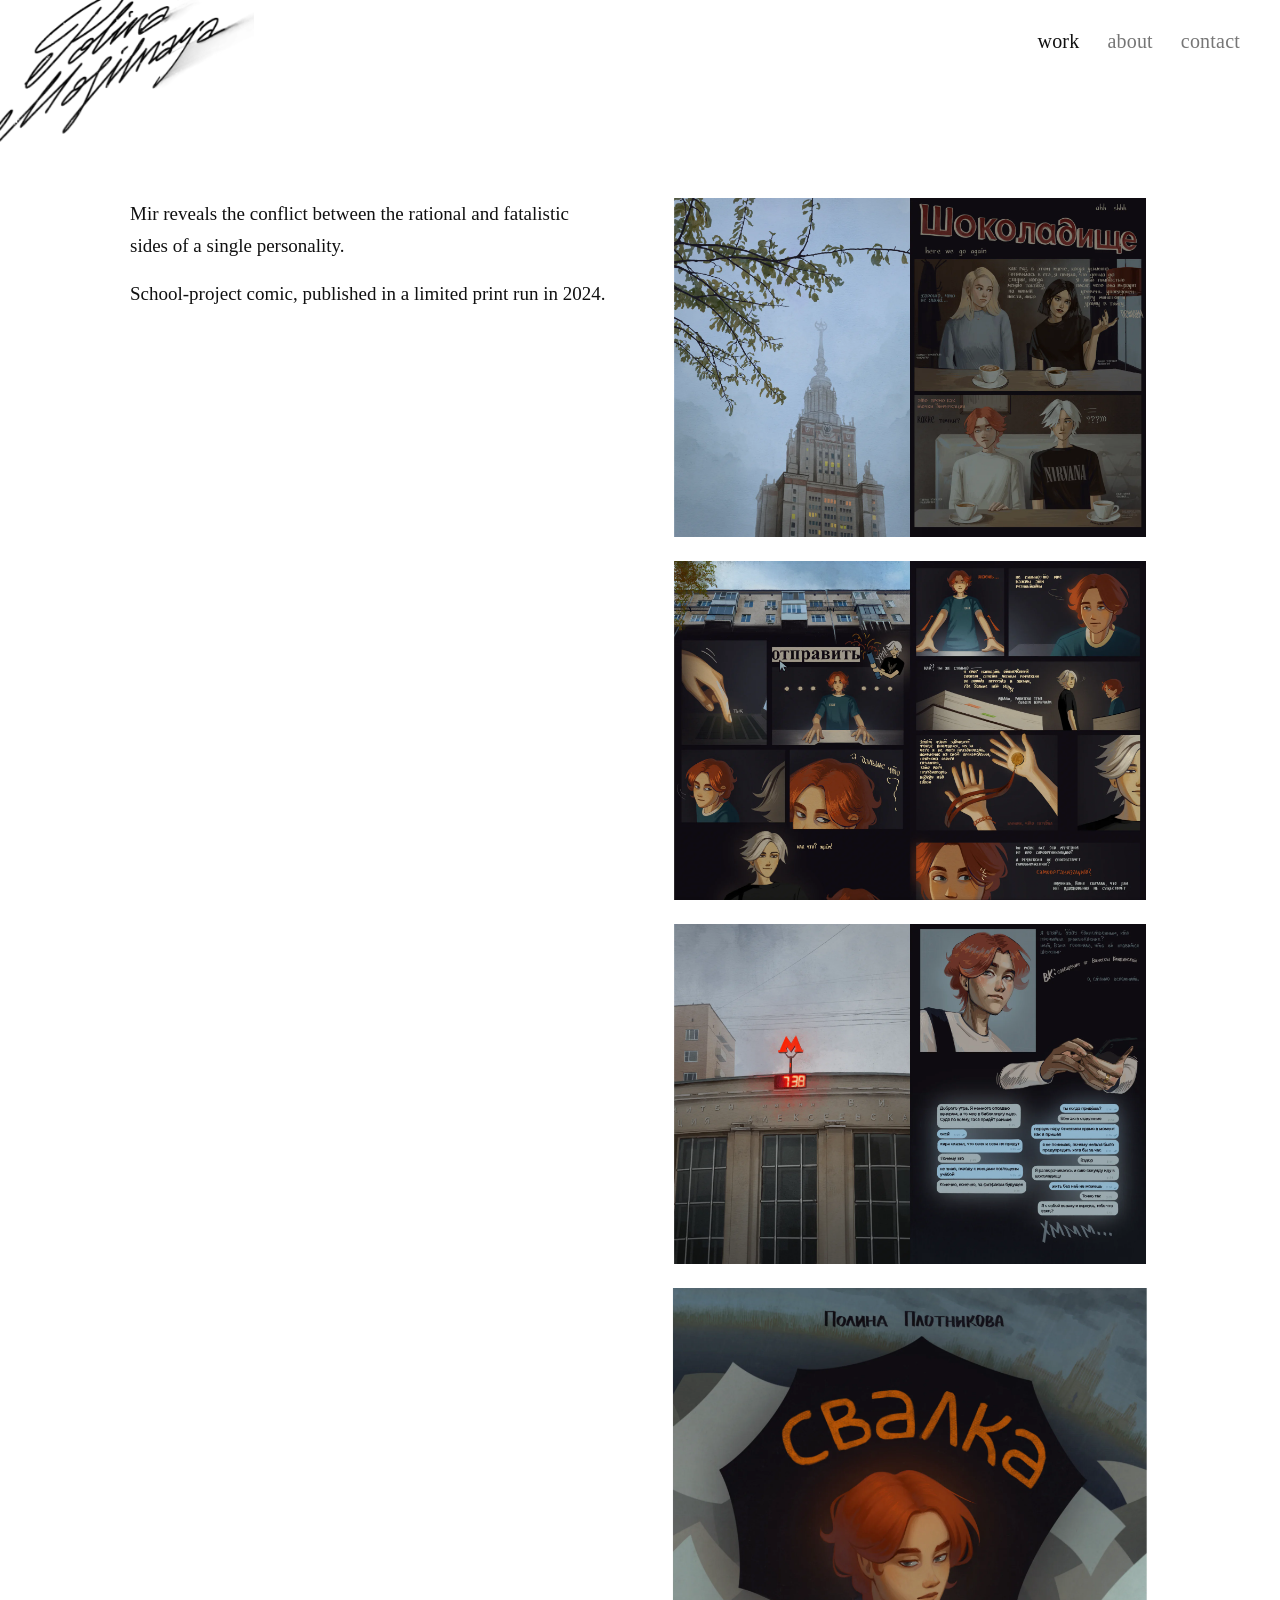
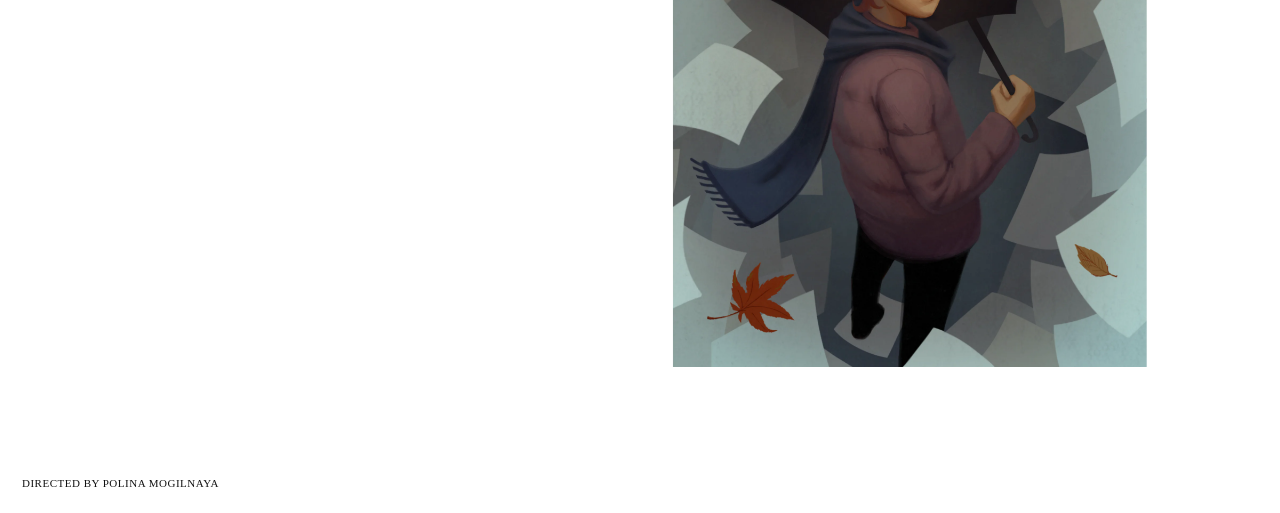
<file: projects/the-dump.html>
<!DOCTYPE html>
<html lang="en">
<head>
    <meta charset="UTF-8">
    <meta name="viewport" content="width=device-width, initial-scale=1.0">
    <meta name="theme-color" content="#ffffff">
    <link rel="icon" type="image/png" href="../images/favicon.png">
    <link rel="apple-touch-icon" href="../images/apple-touch-icon.png">

    <title>The Dump — Comic by Polina Mogilnaya</title>
    <meta
        name="description"
        content="The Dump is a printed comic from the MIRKIRS universe by Polina Mogilnaya, published in a limited run in 2024: illustration, editorial design and visual storytelling."
    >
    <meta name="author" content="Polina Mogilnaya">
    <link rel="canonical" href="https://polinamogilnaya.com/projects/the-dump.html">

    <meta property="og:type" content="article">
    <meta property="og:site_name" content="Polina Mogilnaya">
    <meta property="og:title" content="The Dump — Comic by Polina Mogilnaya">
    <meta property="og:description" content="The Dump is a printed comic from the MIRKIRS universe by Polina Mogilnaya, published in a limited run in 2024: illustration, editorial design and visual storytelling.">
    <meta property="og:url" content="https://polinamogilnaya.com/projects/the-dump.html">
    <meta property="og:image" content="https://polinamogilnaya.com/images/the-dump-cover.webp">
    <meta property="og:locale" content="en_US">
    <meta name="twitter:card" content="summary_large_image">
    <meta name="twitter:site" content="@polinamogilnaya">
    <meta name="twitter:creator" content="@polinamogilnaya">
    <meta name="twitter:title" content="The Dump — Comic by Polina Mogilnaya">
    <meta name="twitter:description" content="The Dump is a printed comic from the MIRKIRS universe by Polina Mogilnaya, published in a limited run in 2024: illustration, editorial design and visual storytelling.">
    <meta name="twitter:image" content="https://polinamogilnaya.com/images/the-dump-cover.webp">

    <script type="application/ld+json">
{
  "@context": "https://schema.org",
  "@type": "ComicStory",
  "name": "The Dump",
  "description": "The Dump is a printed comic from the MIRKIRS universe by Polina Mogilnaya, published in a limited run in 2024: illustration, editorial design and visual storytelling.",
  "url": "https://polinamogilnaya.com/projects/the-dump.html",
  "image": "https://polinamogilnaya.com/images/the-dump-cover.webp",
  "creator": {
    "@type": "Person",
    "@id": "https://polinamogilnaya.com/#person",
    "name": "Polina Mogilnaya"
  },
  "dateCreated": "2024"
}
    </script>

    <link rel="stylesheet" href="../style.css">
</head>
<body>

    <header class="site-header">
        <a href="../index.html" class="logo" aria-label="Polina Mogilnaya">
            <img src="../images/logo.webp" width="1200" height="669" alt="Polina Mogilnaya logo">
        </a>

        <button
            class="menu-button"
            aria-label="Open menu"
            aria-expanded="false"
            aria-controls="site-menu"
            type="button"
        >
            =
        </button>

        <nav class="site-menu" id="site-menu">
            <a href="../index.html#work" class="active">work</a>
            <a href="../about.html">about</a>
            <a href="../contact.html">contact</a>
            <img class="menu-stamp" src="../images/stamp.webp" width="600" height="782" alt="">
        </nav>
    </header>

    <h1 style="position:absolute;width:1px;height:1px;padding:0;margin:-1px;overflow:hidden;clip:rect(0,0,0,0);white-space:nowrap;border:0">The Dump — comic by Polina Mogilnaya</h1>

    <main class="content-layout">
        <div class="page-copy">
            <div class="project-description">
                <p>Mir reveals the conflict between the rational and fatalistic sides of a single personality.</p>
                <p>School-project comic, published in a limited print run in 2024.</p>
            </div>
        </div>

        <div class="page-visual">
            <img src="../images/the-dump-1.webp" width="1800" height="1273" alt="The Dump — comic page 1">
            <img src="../images/the-dump-2.webp" width="1800" height="1273" loading="lazy" decoding="async" alt="The Dump — comic page 2">
            <img src="../images/the-dump-3.webp" width="1800" height="1273" loading="lazy" decoding="async" alt="The Dump — comic page 3">
            <img src="../images/the-dump-4.webp" width="1800" height="2547" loading="lazy" decoding="async" alt="The Dump — comic page 4">
        </div>
    </main>

    <footer>
        directed by POLINA MOGILNAYA
    </footer>

    <script src="../script.js"></script>
</body>
</html>
</file>
<file: style.css>
/* ===== ПЕРЕМЕННЫЕ ===== */

:root {
    --ink: #111111;
    --muted: #767676;            /* серый меню и ссылок */
    --gutter: 22px;              /* боковые поля на телефоне */
    --gutter-wide: 40px;         /* боковые поля на десктопе */
    --content-max: 1100px;
    --ease: 0.2s ease;
}


/* ===== ОСНОВА ===== */

* {
    box-sizing: border-box;
}

html {
    scroll-behavior: smooth;
    min-height: 100%;
    -webkit-text-size-adjust: 100%;
}

body {
    min-height: 100vh;
    min-height: 100dvh;
    margin: 0;
    display: flex;
    flex-direction: column;
    background: #ffffff;
    color: var(--ink);
    font-family: "Times New Roman", Times, serif;
    font-size: 16px;
    font-weight: 400;
}

a:focus-visible,
button:focus-visible {
    outline: 2px solid currentColor;
    outline-offset: 5px;
}

button {
    -webkit-tap-highlight-color: transparent;
}

img,
video {
    display: block;
    max-width: 100%;
    height: auto;
}

/* ===== ШАПКА ===== */

.site-header {
    position: relative;
    z-index: 20;
    display: flex;
    justify-content: space-between;
    align-items: flex-start;
    gap: 20px;
    width: 100%;
    margin-bottom: 12px;
    background: #ffffff;
}

.logo {
    position: relative;
    z-index: 30;
    display: block;
    flex: 0 1 55%;
    width: 55%;
    min-width: 0;
    margin: 0 auto 0 0;
    line-height: 0;
}

.logo img {
    width: 100%;
    max-width: none;
}

.menu-button {
    position: relative;
    z-index: 30;
    display: block;
    flex-shrink: 0;
    margin: 12px 14px 0 auto;
    padding: 4px;
    background: none;
    border: none;
    color: inherit;
    font-family: inherit;
    font-size: 36px;
    line-height: 1;
    cursor: pointer;
}


/* ===== МЕНЮ: ТЕЛЕФОН (полноэкранное) ===== */

.site-menu {
    position: fixed;
    inset: 0;
    z-index: 10;
    display: flex;
    flex-direction: column;
    align-items: center;
    justify-content: center;
    gap: 32px;
    width: 100%;
    height: 100vh;
    height: 100dvh;
    margin: 0;
    padding: 70px var(--gutter) 200px;
    overflow: hidden;
    overscroll-behavior: none;
    touch-action: none;
    background: #ffffff;
    opacity: 0;
    visibility: hidden;
    pointer-events: none;
    transform: translateY(8px);
    transition:
        opacity 0.3s ease,
        transform 0.3s ease,
        visibility 0.3s ease;
}

.site-menu.is-open {
    opacity: 1;
    visibility: visible;
    pointer-events: auto;
    transform: translateY(0);
}

.site-menu a {
    color: var(--muted);
    text-align: center;
    text-decoration: none;
    font-size: 25px;
    font-weight: 400;
    letter-spacing: 0.2px;
    touch-action: manipulation;
    transition: color var(--ease);
}

.site-menu a.active {
    color: var(--ink);
}

.menu-stamp {
    position: absolute;
    top: calc(50% + 60px);
    left: 50%;
    display: block;
    width: 150px;
    height: auto;
    margin: 0;
    transform: translateX(-50%);
}

/* Страница под открытым меню не прокручивается */
html.menu-open {
    overflow: hidden;
}

body.menu-open {
    position: fixed;
    left: 0;
    right: 0;
    width: 100%;
    overflow: hidden;
    overscroll-behavior: none;
}


/* ===== ГЛАВНАЯ: ПРОЕКТЫ ===== */

.work-grid {
    display: grid;
    grid-template-columns: minmax(0, 1fr);
    row-gap: 20px;
    margin-top: -50px;
    padding: 34px var(--gutter) 55px;
}

.project {
    min-width: 0;
    align-self: start;
}

.project-link {
    display: block;
    width: 100%;
    color: inherit;
    text-decoration: none;
}

.project-image {
    width: 100%;
    height: auto;
    transition: opacity 180ms ease;
}

.project-title {
    display: none;
}


/* ===== ПОДВАЛ ===== */

footer {
    margin-top: auto;
    padding: 30px var(--gutter) 24px;
    font-size: 11px;
    letter-spacing: 0.5px;
    text-transform: uppercase;
}


/* ===== ВНУТРЕННИЕ СТРАНИЦЫ: about, contact, проекты ===== */

.content-layout {
    display: grid;
    grid-template-columns: minmax(0, 1fr);
    gap: 28px;
    width: 100%;
    max-width: var(--content-max);
    margin: 0 auto;
    padding: 24px var(--gutter) 60px;
}

.page-copy {
    display: flex;
    flex-direction: column;
    align-items: flex-start;
    gap: 24px;
    min-width: 0;
    max-width: 560px;
}

.page-copy p {
    margin: 0;
    font-size: 18px;
    line-height: 1.7;
}

.project-description {
    width: 100%;
    max-width: 560px;
    margin: 0 0 24px;
    color: var(--ink);
    font-size: 18px;
    font-weight: 400;
    line-height: 1.7;
}

.project-description p {
    margin: 0 0 16px;
}

.project-description p:last-child {
    margin-bottom: 0;
}

.page-visual {
    width: 100%;
    min-width: 0;
}

.page-visual img {
    width: 100%;
    height: auto;
}

.page-visual img + img {
    margin-top: 24px;
}

/* Ссылки внутри текста */
.text-link {
    color: var(--muted);
    text-decoration: none;
    transition: color var(--ease);
}


/* ===== CONTACT ===== */

.contact-layout .contact-icons {
    display: flex;
    flex-direction: column;
    align-items: center;
    justify-content: center;
    gap: 24px;
    padding: 10px 0;
}

.contact-layout .contact-icons a {
    display: flex;
    align-items: center;
    justify-content: center;
    width: 100%;
    text-decoration: none;
}

.contact-layout .contact-icons img {
    width: 64px;
    height: 64px;
    object-fit: contain;
    transition: opacity var(--ease);
}


/* ===== CLAIM ===== */

.claim-page {
    display: flex;
    flex-direction: column;
    gap: 20px;
    width: 100%;
    max-width: var(--content-max);
    margin: 0 auto;
    padding: 24px 0 40px;
}

.claim-page .page-copy {
    margin: 0 var(--gutter);
}

.claim-video,
.claim-photo,
.claim-logo-video {
    display: block;
    width: 100%;
    height: auto;
}

.claim-photo,
.claim-logo-video {
    padding: 0 var(--gutter);
}

.claim-video {
    aspect-ratio: 9 / 16;
    object-fit: cover;
}


/* ===== СТРАНИЦА ОШИБКИ (404) ===== */

.error-page {
    flex: 1;
    display: flex;
    flex-direction: column;
    align-items: center;
    justify-content: center;
    width: 100%;
    min-height: 70vh;
    padding: 30px var(--gutter);
    text-align: center;
}

.error-page h1 {
    margin: 0 0 24px;
    font-size: clamp(64px, 15vw, 180px);
    font-weight: 400;
    line-height: 0.9;
}

.error-image {
    width: 100%;
    max-width: 600px;
    height: auto;
    margin: 0 0 24px;
}

.error-page a {
    color: inherit;
    text-decoration: none;
    font-size: 14px;
}


/* ===== ПОЯВЛЕНИЕ КАРТИНОК И ВИДЕО (см. script.js) ===== */

img.media-pending,
video.media-pending {
    opacity: 0;
}

/* backwards, а не both: после анимации не «замораживаем» opacity,
   иначе hover-эффекты на картинках не работают */
img.media-loaded,
video.media-loaded {
    animation: mediaFadeIn 0.8s ease backwards;
}

@keyframes mediaFadeIn {
    from {
        opacity: 0;
        transform: translateY(6px);
    }

    to {
        opacity: 1;
        transform: translateY(0);
    }
}


/* ===== НАВЕДЕНИЕ: только там, где есть мышь ===== */

@media (hover: hover) {
    .site-menu a:hover {
        color: var(--ink);
    }

    .project-link:hover .project-image {
        opacity: 0.84;
    }

    .text-link:hover {
        color: var(--ink);
    }

    .contact-layout .contact-icons a:hover img {
        opacity: 0.65;
    }
}


/* ===== ТЕЛЕФОН: подгонка карточек на главной ===== */

@media (max-width: 699.98px) {
    /* Третья карточка шире и выходит за левое поле */
    .work-grid .project:nth-child(3) {
        width: calc(100% + 57px);
        margin-left: -35px;
    }

    /* Четвёртая ближе к третьей */
    .work-grid .project:nth-child(4) {
        margin-top: -15px;
    }
}


/* ===== ДЕСКТОП ===== */

@media (min-width: 700px) {

    /* Шапка и меню */

    .site-header {
        z-index: auto;
    }

    .logo {
        flex: 0 1 max(180px, 19.84vw);   /* 300px на эталонных 1512px */
        width: max(180px, 19.84vw);
    }

    .menu-button,
    .menu-stamp {
        display: none;
    }

    .site-menu {
        position: relative;
        inset: auto;
        z-index: 10;
        flex-direction: row;
        justify-content: flex-end;
        gap: 28px;
        width: auto;
        height: auto;
        margin-left: auto;
        padding: 30px var(--gutter-wide) 0 0;
        overflow: visible;
        touch-action: auto;
        background: transparent;
        opacity: 1;
        visibility: visible;
        pointer-events: auto;
        transform: none;
        transition: none;
    }

    .site-menu a {
        font-size: 20px;
    }

    /* Главная: асимметричная сетка */

    /* Все размеры в vw: композиция выглядит одинаково на любой ширине.
       Эталон 1512px (MacBook 14"): значение в vw = пиксели / 1512 * 100.
       Чтобы подвинуть карточку, меняй vw: 1vw примерно 15px на эталонном экране. */

    .work-grid {
        grid-template-columns: repeat(12, minmax(0, 1fr));
        column-gap: 1.59vw;
        row-gap: 1.98vw;
        align-items: start;
        margin-top: 0;
        padding: 0 2.65vw 4.63vw;
    }

    .work-grid .project:nth-child(1) {
        grid-column: 1 / span 5;
        grid-row: 1;
        margin-top: -1.32vw;
        margin-left: -1.32vw;
        transform: translateY(-1.65vw);
    }

    .work-grid .project:nth-child(2) {
        grid-column: 7 / span 5;
        grid-row: 1;
        margin-top: -3.31vw;
        margin-right: -4.63vw;
        transform: translateY(-1.65vw);
    }

    .work-grid .project:nth-child(3) {
        grid-column: 4 / span 6;
        grid-row: 2;
        margin-top: -7.28vw;
        margin-right: -7.94vw;
    }

    .work-grid .project:nth-child(4) {
        grid-column: 1 / span 5;
        grid-row: 3;
        margin-top: -1.98vw;
        margin-left: -1.32vw;
    }

    .work-grid .project:nth-child(5) {
        grid-column: 7 / span 6;
        grid-row: 3;
        margin-top: 1.98vw;
    }

    /* Внутренние страницы: текст слева, изображения справа */

    .content-layout,
    .claim-page {
        padding-left: var(--gutter-wide);
        padding-right: var(--gutter-wide);
    }

    .content-layout {
        grid-template-columns: minmax(0, 1fr) minmax(0, 1fr);
        column-gap: 60px;
        row-gap: 28px;
        padding-top: 44px;
        padding-bottom: 80px;
    }

    .page-copy p,
    .project-description {
        font-size: 19px;
    }

    /* Текст остаётся на экране, пока листаются картинки */
    .content-layout .page-copy,
    .claim-page > .page-copy {
        position: sticky;
        top: 70px;
        align-self: start;
    }

    /* Contact */

    .contact-layout {
        min-height: 55vh;
    }

    .contact-layout .contact-icons {
        grid-column: 2;
        grid-row: 1;
        align-self: stretch;
        gap: 38px;
    }

    .contact-layout .contact-icons img {
        width: 88px;
        height: 88px;
    }

    /* Claim: текст слева, четыре медиа-блока справа */

    .claim-page {
        display: grid;
        grid-template-columns: minmax(0, 1fr) minmax(0, 1fr);
        align-items: start;
        column-gap: 60px;
        row-gap: 40px;
        padding-top: 44px;
        padding-bottom: 80px;
    }

    .claim-page > .page-copy {
        grid-column: 1;
        grid-row: 1 / span 4;   /* 4 = число медиа-блоков справа; текст липнет на всю высоту */
        margin: 0;
    }

    .claim-page > :not(.page-copy) {
        grid-column: 2;
    }

    .claim-photo,
    .claim-logo-video {
        padding: 0;
    }
}


/* ===== УМЕНЬШЕНИЕ АНИМАЦИИ ===== */

@media (prefers-reduced-motion: reduce) {
    html {
        scroll-behavior: auto;
    }

    *,
    *::before,
    *::after {
        transition-duration: 0.01ms !important;
        animation-duration: 0.01ms !important;
        animation-iteration-count: 1 !important;
        scroll-behavior: auto !important;
    }

    img.media-pending,
    video.media-pending {
        opacity: 1;
    }
}
</file>
